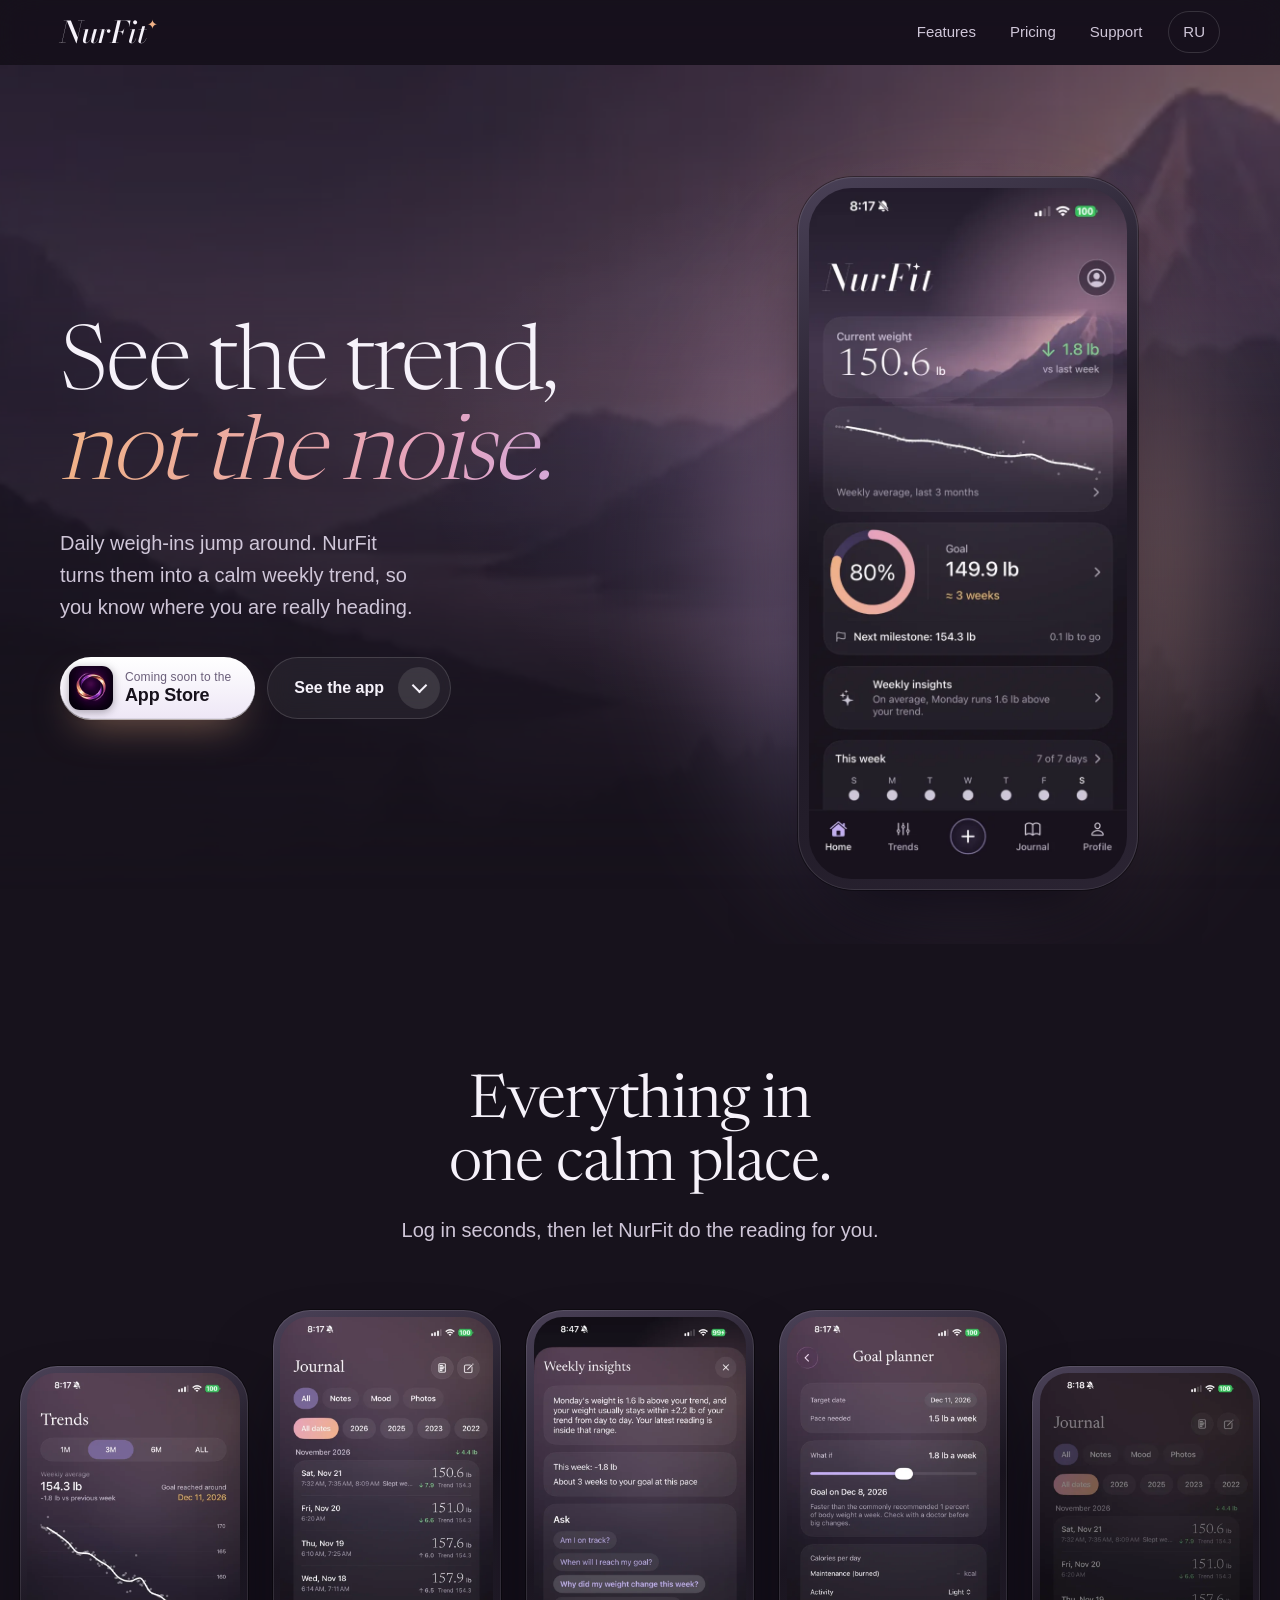
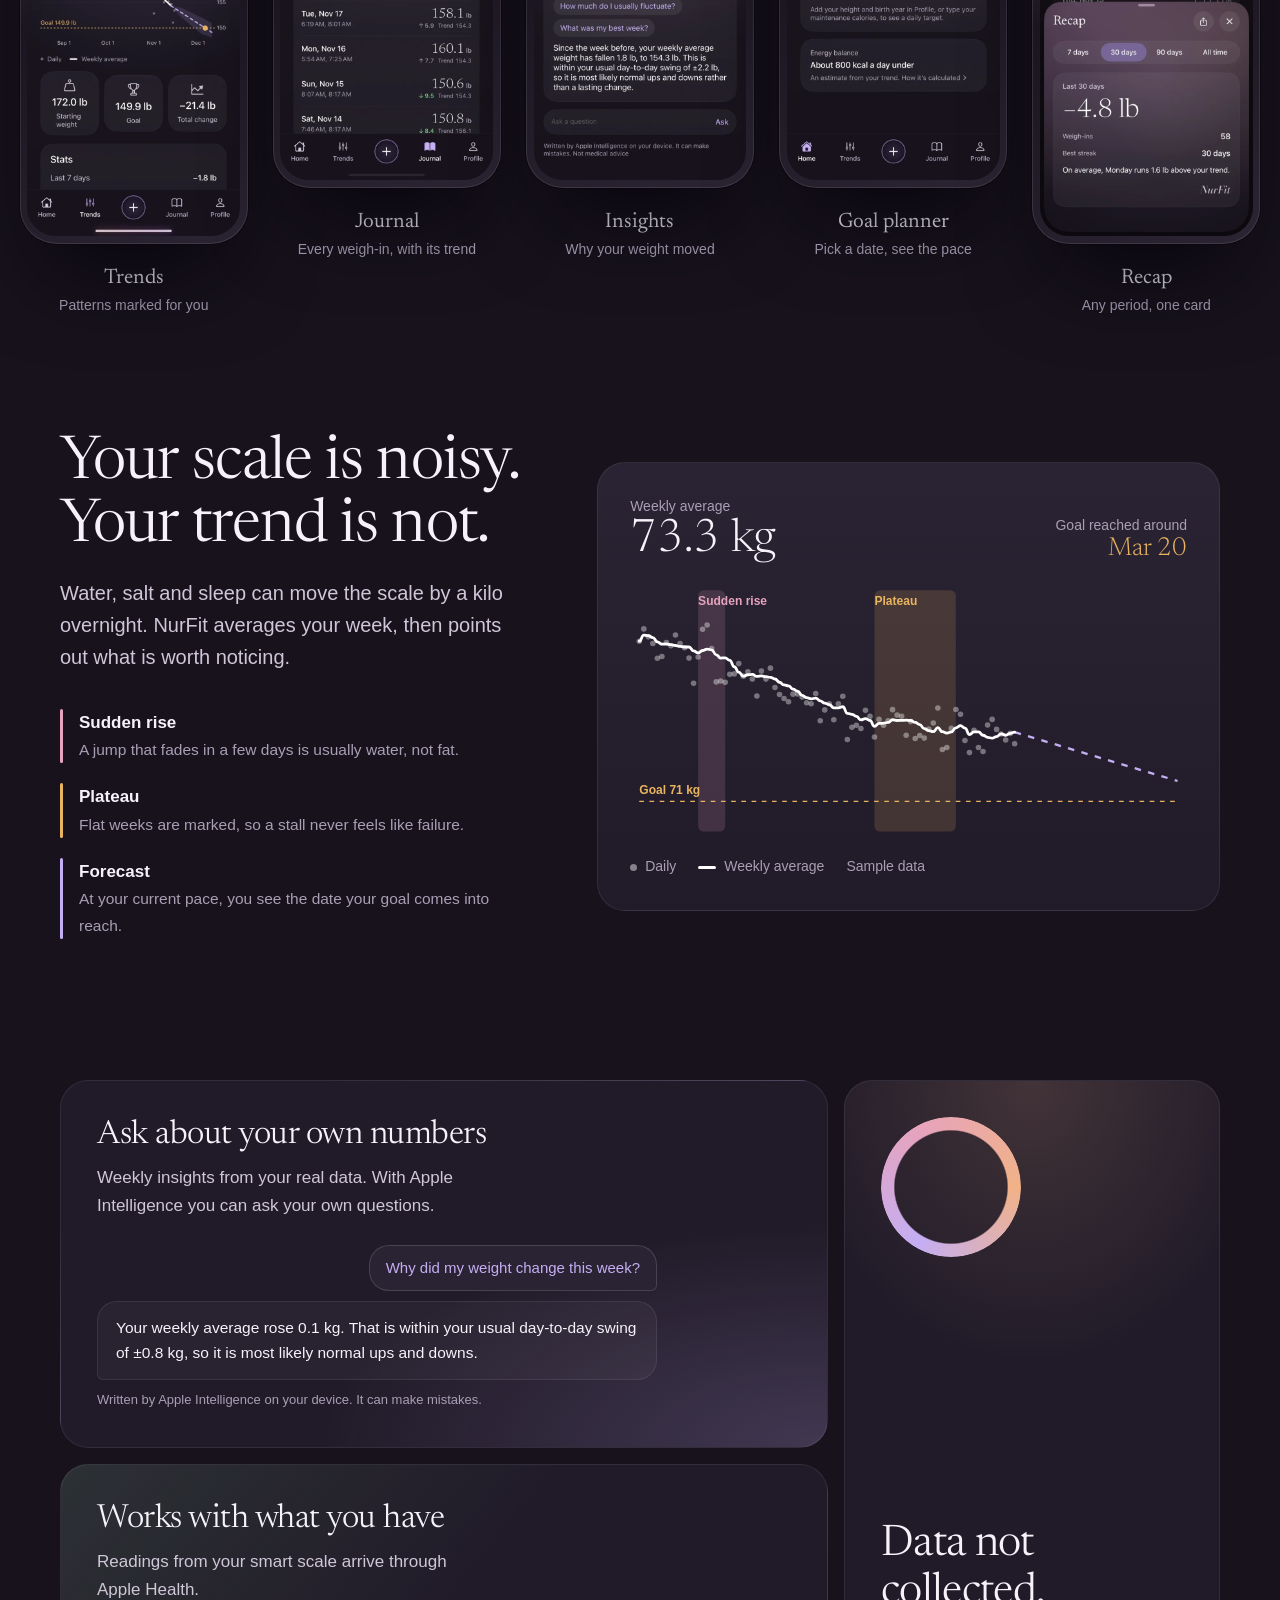
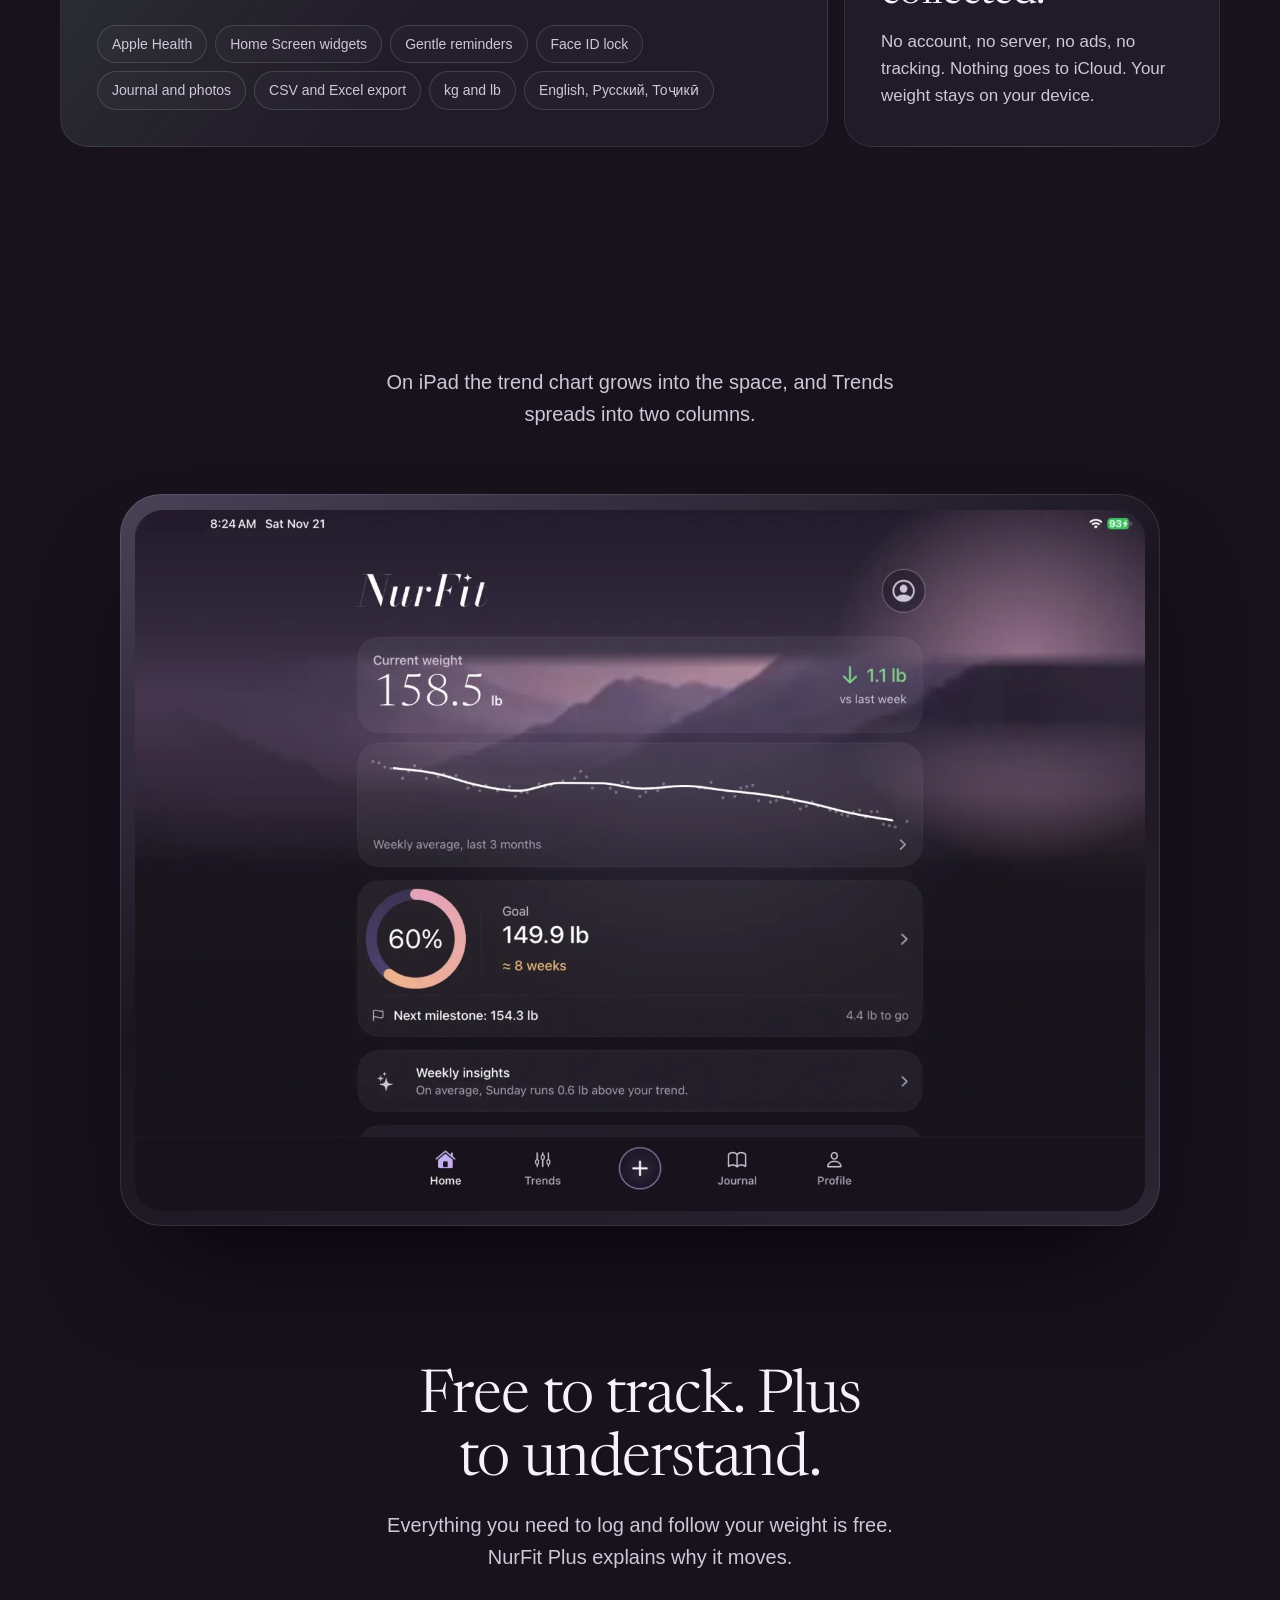
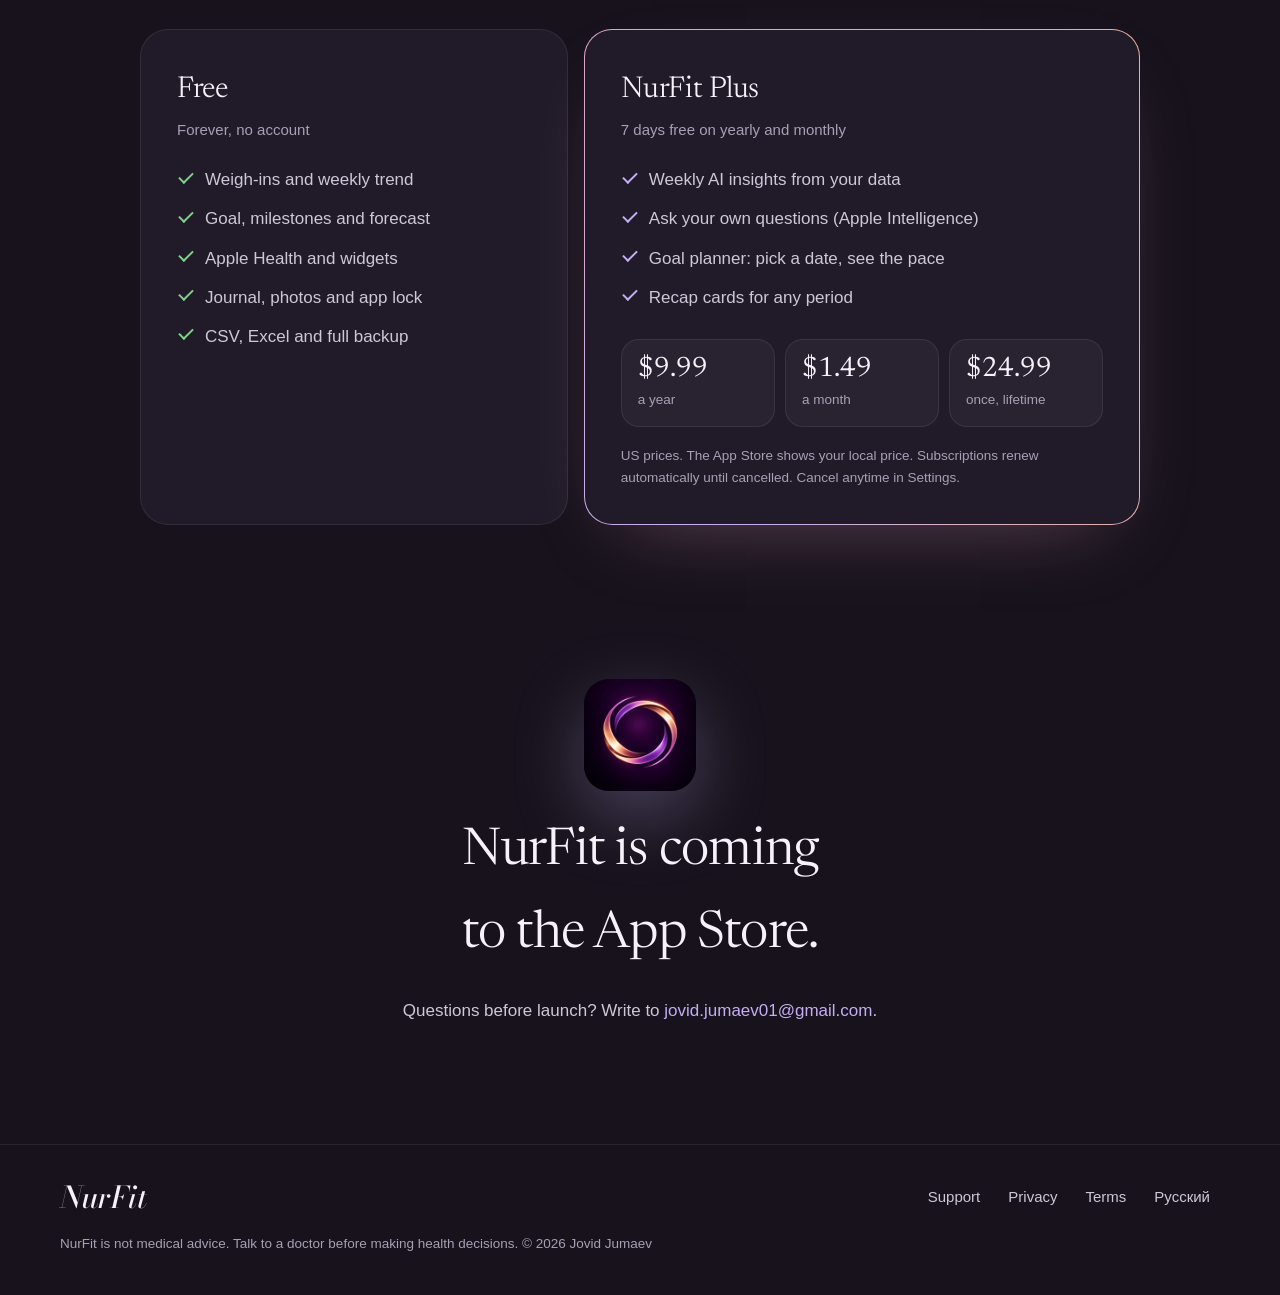
<file: nurfit/index.html>
<!doctype html>
<html lang="en">
<head>
<meta charset="utf-8">
<meta name="viewport" content="width=device-width, initial-scale=1, viewport-fit=cover">
<title>NurFit: weight trend tracker for iPhone and iPad</title>
<meta name="description" content="NurFit turns noisy daily weigh-ins into a calm weekly trend. Private by design: no account, no ads, no tracking.">
<meta name="theme-color" content="#17121C">
<meta name="format-detection" content="telephone=no">
<meta property="og:type" content="website">
<meta property="og:title" content="NurFit">
<meta property="og:description" content="NurFit turns noisy daily weigh-ins into a calm weekly trend. Private by design: no account, no ads, no tracking.">
<meta property="og:image" content="https://jovidjumaev.github.io/nurfit/assets/icon.png">
<link rel="icon" href="assets/icon.png">
<link rel="apple-touch-icon" href="assets/apple-touch-icon.png">
<link rel="alternate" hreflang="ru" href="index-ru.html">
<link rel="preload" href="assets/newsreader.woff" as="font" type="font/woff" crossorigin>
<link rel="preload" href="assets/home-en.webp" as="image">
<link rel="stylesheet" href="assets/site.css">
<script>document.documentElement.classList.add('js')</script>
</head>
<body>
<a class="skip" href="#main">Skip to content</a>
<header class="nav"><div class="wrap">
<a class="wordmark" href="./" aria-label="NurFit">NurFit<sup aria-hidden="true">✦</sup></a>
<ul><li><a href="#features">Features</a></li><li><a href="#pricing">Pricing</a></li><li><a href="support.html">Support</a></li><li><a class="lang" href="index-ru.html" hreflang="ru" aria-label="Русский">RU</a></li></ul>
</div></header>
<main id="main">
<section class="hero"><div class="wrap">
<div class="hero-copy">
<h1 class="rv">See the trend,<em>not the noise.</em></h1>
<p class="lead rv" style="--d:1">Daily weigh-ins jump around. NurFit turns them into a calm weekly trend, so you know where you are really heading.</p>
<div class="ctas rv" style="--d:2">
<span class="btn store" role="img" aria-label="Coming soon to the App Store"><img src="assets/icon.png" alt="" width="44" height="44"><span><small>Coming soon to the</small>App Store</span></span>
<a class="btn ghost" href="#screens">See the app<i aria-hidden="true"></i></a>
</div>
</div>
<div class="hero-phone rv" style="--d:2"><div class="phone"><img src="assets/home-en.webp" width="660" height="1434" alt="NurFit home screen with current weight, weekly trend and goal progress" fetchpriority="high"></div></div>
</div></section>

<section class="screens" id="screens">
<div class="wrap head"><h2 class="h2 rv">Everything in one calm place.</h2><p class="lead rv">Log in seconds, then let NurFit do the reading for you.</p></div>
<ul class="rail" aria-label="App screens, swipe to see more" tabindex="0"><li class="rv" style="--d:0"><figure><div class="phone"><img src="assets/trends-en.webp" width="660" height="1434" alt="Trends screen with plateau and goal forecast" loading="lazy" decoding="async"></div><figcaption><b>Trends</b><span>Patterns marked for you</span></figcaption></figure></li><li class="rv" style="--d:1"><figure><div class="phone"><img src="assets/journal-en.webp" width="660" height="1434" alt="Journal list of weigh-ins" loading="lazy" decoding="async"></div><figcaption><b>Journal</b><span>Every weigh-in, with its trend</span></figcaption></figure></li><li class="rv" style="--d:2"><figure><div class="phone"><img src="assets/ask-en.webp" width="660" height="1434" alt="Weekly insights with an answer from Apple Intelligence" loading="lazy" decoding="async"></div><figcaption><b>Insights</b><span>Why your weight moved</span></figcaption></figure></li><li class="rv" style="--d:3"><figure><div class="phone"><img src="assets/planner-en.webp" width="660" height="1434" alt="Goal planner with target date and pace" loading="lazy" decoding="async"></div><figcaption><b>Goal planner</b><span>Pick a date, see the pace</span></figcaption></figure></li><li class="rv" style="--d:4"><figure><div class="phone"><img src="assets/recap-en.webp" width="660" height="1434" alt="Recap card for the last 30 days" loading="lazy" decoding="async"></div><figcaption><b>Recap</b><span>Any period, one card</span></figcaption></figure></li></ul>
<div class="dots" aria-hidden="true"><i></i><i></i><i></i><i></i><i></i></div>
</section>

<section class="trend" id="features"><div class="wrap">
<div class="rv">
<h2 class="h2">Your scale is noisy. Your trend is not.</h2>
<p class="lead">Water, salt and sleep can move the scale by a kilo overnight. NurFit averages your week, then points out what is worth noticing.</p>
<ul class="marks"><li style="--c:var(--pink)"><div><b>Sudden rise</b><span>A jump that fades in a few days is usually water, not fat.</span></div></li><li style="--c:var(--gold)"><div><b>Plateau</b><span>Flat weeks are marked, so a stall never feels like failure.</span></div></li><li style="--c:var(--accent)"><div><b>Forecast</b><span>At your current pace, you see the date your goal comes into reach.</span></div></li></ul>
</div>
<figure class="chart rv" style="margin:0">
<div class="chart-top"><div><small>Weekly average</small><b>73.3 kg</b></div><div class="goal"><small>Goal reached around</small><b>Mar 20</b></div></div>
<svg viewBox="0 0 600 280" role="img" aria-label="Example chart: daily weigh-ins as dots, the weekly average as a smooth line, a marked plateau and a forecast to the goal">
<rect class="band" x="73.4" y="10" width="29.2" height="260" rx="6" fill="#E6A3BD"/><rect class="band" x="263.4" y="10" width="87.7" height="260" rx="6" fill="#E9B45F"/>
<text class="lbl" x="73.4" y="26" fill="#E6A3BD">Sudden rise</text>
<text class="lbl" x="263.4" y="26" fill="#E9B45F">Plateau</text>
<line class="goalline" x1="10" x2="590" y1="237.5" y2="237.5"/>
<text class="lbl" x="10" y="229.5" fill="#E9B45F">Goal 71 kg</text>
<circle class="dot" style="--i:0" cx="10.0" cy="64.9" r="3"/><circle class="dot" style="--i:1" cx="14.9" cy="51.6" r="3"/><circle class="dot" style="--i:2" cx="19.7" cy="60.2" r="3"/><circle class="dot" style="--i:3" cx="24.6" cy="67.4" r="3"/><circle class="dot" style="--i:4" cx="29.5" cy="83.3" r="3"/><circle class="dot" style="--i:5" cx="34.4" cy="81.3" r="3"/><circle class="dot" style="--i:6" cx="39.2" cy="66.4" r="3"/><circle class="dot" style="--i:7" cx="44.1" cy="69.7" r="3"/><circle class="dot" style="--i:8" cx="49.0" cy="58.2" r="3"/><circle class="dot" style="--i:9" cx="53.9" cy="67.3" r="3"/><circle class="dot" style="--i:10" cx="58.7" cy="71.9" r="3"/><circle class="dot" style="--i:11" cx="63.6" cy="83.1" r="3"/><circle class="dot" style="--i:12" cx="68.5" cy="110.3" r="3"/><circle class="dot" style="--i:13" cx="73.4" cy="81.9" r="3"/><circle class="dot" style="--i:14" cx="78.2" cy="52.0" r="3"/><circle class="dot" style="--i:15" cx="83.1" cy="47.5" r="3"/><circle class="dot" style="--i:16" cx="88.0" cy="72.7" r="3"/><circle class="dot" style="--i:17" cx="92.9" cy="108.7" r="3"/><circle class="dot" style="--i:18" cx="97.7" cy="107.8" r="3"/><circle class="dot" style="--i:19" cx="102.6" cy="109.2" r="3"/><circle class="dot" style="--i:20" cx="107.5" cy="100.6" r="3"/><circle class="dot" style="--i:21" cx="112.4" cy="100.1" r="3"/><circle class="dot" style="--i:22" cx="117.2" cy="89.0" r="3"/><circle class="dot" style="--i:23" cx="122.1" cy="102.5" r="3"/><circle class="dot" style="--i:24" cx="127.0" cy="97.9" r="3"/><circle class="dot" style="--i:25" cx="131.8" cy="105.7" r="3"/><circle class="dot" style="--i:26" cx="136.7" cy="123.9" r="3"/><circle class="dot" style="--i:27" cx="141.6" cy="97.1" r="3"/><circle class="dot" style="--i:28" cx="146.5" cy="105.7" r="3"/><circle class="dot" style="--i:29" cx="151.3" cy="93.9" r="3"/><circle class="dot" style="--i:30" cx="156.2" cy="114.8" r="3"/><circle class="dot" style="--i:31" cx="161.1" cy="122.3" r="3"/><circle class="dot" style="--i:32" cx="166.0" cy="126.6" r="3"/><circle class="dot" style="--i:33" cx="170.8" cy="130.1" r="3"/><circle class="dot" style="--i:34" cx="175.7" cy="121.9" r="3"/><circle class="dot" style="--i:35" cx="180.6" cy="121.7" r="3"/><circle class="dot" style="--i:36" cx="185.5" cy="125.1" r="3"/><circle class="dot" style="--i:37" cx="190.3" cy="131.1" r="3"/><circle class="dot" style="--i:38" cx="195.2" cy="132.3" r="3"/><circle class="dot" style="--i:39" cx="200.1" cy="121.3" r="3"/><circle class="dot" style="--i:40" cx="205.0" cy="150.6" r="3"/><circle class="dot" style="--i:41" cx="209.8" cy="138.9" r="3"/><circle class="dot" style="--i:42" cx="214.7" cy="132.2" r="3"/><circle class="dot" style="--i:43" cx="219.6" cy="149.5" r="3"/><circle class="dot" style="--i:44" cx="224.5" cy="132.2" r="3"/><circle class="dot" style="--i:45" cx="229.3" cy="124.1" r="3"/><circle class="dot" style="--i:46" cx="234.2" cy="170.7" r="3"/><circle class="dot" style="--i:47" cx="239.1" cy="157.6" r="3"/><circle class="dot" style="--i:48" cx="243.9" cy="155.4" r="3"/><circle class="dot" style="--i:49" cx="248.8" cy="158.9" r="3"/><circle class="dot" style="--i:50" cx="253.7" cy="139.4" r="3"/><circle class="dot" style="--i:51" cx="258.6" cy="145.9" r="3"/><circle class="dot" style="--i:52" cx="263.4" cy="168.1" r="3"/><circle class="dot" style="--i:53" cx="268.3" cy="149.1" r="3"/><circle class="dot" style="--i:54" cx="273.2" cy="155.3" r="3"/><circle class="dot" style="--i:55" cx="278.1" cy="150.5" r="3"/><circle class="dot" style="--i:56" cx="282.9" cy="138.6" r="3"/><circle class="dot" style="--i:57" cx="287.8" cy="144.5" r="3"/><circle class="dot" style="--i:58" cx="292.7" cy="145.7" r="3"/><circle class="dot" style="--i:59" cx="297.6" cy="166.2" r="3"/><circle class="dot" style="--i:60" cx="302.4" cy="151.5" r="3"/><circle class="dot" style="--i:61" cx="307.3" cy="169.8" r="3"/><circle class="dot" style="--i:62" cx="312.2" cy="166.5" r="3"/><circle class="dot" style="--i:63" cx="317.1" cy="169.3" r="3"/><circle class="dot" style="--i:64" cx="321.9" cy="159.6" r="3"/><circle class="dot" style="--i:65" cx="326.8" cy="153.1" r="3"/><circle class="dot" style="--i:66" cx="331.7" cy="136.8" r="3"/><circle class="dot" style="--i:67" cx="336.6" cy="181.6" r="3"/><circle class="dot" style="--i:68" cx="341.4" cy="179.5" r="3"/><circle class="dot" style="--i:69" cx="346.3" cy="158.6" r="3"/><circle class="dot" style="--i:70" cx="351.2" cy="138.5" r="3"/><circle class="dot" style="--i:71" cx="356.1" cy="143.6" r="3"/><circle class="dot" style="--i:72" cx="360.9" cy="171.9" r="3"/><circle class="dot" style="--i:73" cx="365.8" cy="184.9" r="3"/><circle class="dot" style="--i:74" cx="370.7" cy="160.9" r="3"/><circle class="dot" style="--i:75" cx="375.5" cy="179.4" r="3"/><circle class="dot" style="--i:76" cx="380.4" cy="183.8" r="3"/><circle class="dot" style="--i:77" cx="385.3" cy="155.2" r="3"/><circle class="dot" style="--i:78" cx="390.2" cy="149.1" r="3"/><circle class="dot" style="--i:79" cx="395.0" cy="159.9" r="3"/><circle class="dot" style="--i:80" cx="399.9" cy="164.9" r="3"/><circle class="dot" style="--i:81" cx="404.8" cy="171.4" r="3"/><circle class="dot" style="--i:82" cx="409.7" cy="164.2" r="3"/><circle class="dot" style="--i:83" cx="414.5" cy="175.4" r="3"/>
<path class="fc" d="M414.5,162.9 L590.0,215.5"/>
<path class="line" d="M10.0,64.9 C12.4,64.9 12.4,58.3 14.9,58.3 C17.3,58.3 17.3,58.9 19.7,58.9 C22.2,58.9 22.2,61.0 24.6,61.0 C27.1,61.0 27.1,65.5 29.5,65.5 C31.9,65.5 31.9,68.1 34.4,68.1 C36.8,68.1 36.8,67.9 39.2,67.9 C41.7,67.9 41.7,68.6 44.1,68.6 C46.6,68.6 46.6,69.5 49.0,69.5 C51.4,69.5 51.4,70.5 53.9,70.5 C56.3,70.5 56.3,71.1 58.7,71.1 C61.2,71.1 61.2,71.1 63.6,71.1 C66.1,71.1 66.1,75.3 68.5,75.3 C70.9,75.3 70.9,77.5 73.4,77.5 C75.8,77.5 75.8,74.9 78.2,74.9 C80.7,74.9 80.7,73.4 83.1,73.4 C85.5,73.4 85.5,74.2 88.0,74.2 C90.4,74.2 90.4,79.5 92.9,79.5 C95.3,79.5 95.3,83.0 97.7,83.0 C100.2,83.0 100.2,82.8 102.6,82.8 C105.0,82.8 105.0,85.5 107.5,85.5 C109.9,85.5 109.9,92.4 112.4,92.4 C114.8,92.4 114.8,98.3 117.2,98.3 C119.7,98.3 119.7,102.6 122.1,102.6 C124.5,102.6 124.5,101.0 127.0,101.0 C129.4,101.0 129.4,100.7 131.8,100.7 C134.3,100.7 134.3,102.8 136.7,102.8 C139.2,102.8 139.2,102.3 141.6,102.3 C144.0,102.3 144.0,103.1 146.5,103.1 C148.9,103.1 148.9,103.8 151.3,103.8 C153.8,103.8 153.8,105.6 156.2,105.6 C158.7,105.6 158.7,109.1 161.1,109.1 C163.5,109.1 163.5,112.0 166.0,112.0 C168.4,112.0 168.4,112.9 170.8,112.9 C173.3,112.9 173.3,116.5 175.7,116.5 C178.2,116.5 178.2,118.8 180.6,118.8 C183.0,118.8 183.0,123.2 185.5,123.2 C187.9,123.2 187.9,125.6 190.3,125.6 C192.8,125.6 192.8,127.0 195.2,127.0 C197.6,127.0 197.6,126.2 200.1,126.2 C202.5,126.2 202.5,129.2 205.0,129.2 C207.4,129.2 207.4,131.6 209.8,131.6 C212.3,131.6 212.3,133.1 214.7,133.1 C217.1,133.1 217.1,136.6 219.6,136.6 C222.0,136.6 222.0,136.7 224.5,136.7 C226.9,136.7 226.9,135.5 229.3,135.5 C231.8,135.5 231.8,142.6 234.2,142.6 C236.6,142.6 236.6,143.6 239.1,143.6 C241.5,143.6 241.5,145.9 243.9,145.9 C246.4,145.9 246.4,149.7 248.8,149.7 C251.3,149.7 251.3,148.3 253.7,148.3 C256.1,148.3 256.1,150.3 258.6,150.3 C261.0,150.3 261.0,156.6 263.4,156.6 C265.9,156.6 265.9,153.5 268.3,153.5 C270.8,153.5 270.8,153.1 273.2,153.1 C275.6,153.1 275.6,152.4 278.1,152.4 C280.5,152.4 280.5,149.5 282.9,149.5 C285.4,149.5 285.4,150.3 287.8,150.3 C290.3,150.3 290.3,150.2 292.7,150.2 C295.1,150.2 295.1,150.0 297.6,150.0 C300.0,150.0 300.0,150.3 302.4,150.3 C304.9,150.3 304.9,152.4 307.3,152.4 C309.7,152.4 309.7,154.7 312.2,154.7 C314.6,154.7 314.6,159.1 317.1,159.1 C319.5,159.1 319.5,161.2 321.9,161.2 C324.4,161.2 324.4,162.3 326.8,162.3 C329.2,162.3 329.2,158.1 331.7,158.1 C334.1,158.1 334.1,162.4 336.6,162.4 C339.0,162.4 339.0,163.8 341.4,163.8 C343.9,163.8 343.9,162.6 346.3,162.6 C348.7,162.6 348.7,158.2 351.2,158.2 C353.6,158.2 353.6,155.9 356.1,155.9 C358.5,155.9 358.5,158.6 360.9,158.6 C363.4,158.6 363.4,165.5 365.8,165.5 C368.2,165.5 368.2,162.6 370.7,162.6 C373.1,162.6 373.1,162.6 375.5,162.6 C378.0,162.6 378.0,166.2 380.4,166.2 C382.9,166.2 382.9,168.5 385.3,168.5 C387.7,168.5 387.7,169.3 390.2,169.3 C392.6,169.3 392.6,167.6 395.0,167.6 C397.5,167.6 397.5,164.7 399.9,164.7 C402.4,164.7 402.4,166.2 404.8,166.2 C407.2,166.2 407.2,164.1 409.7,164.1 C412.1,164.1 412.1,162.9 414.5,162.9" style="--len:502"/>
</svg>
<figcaption class="legend"><span><i class="d"></i>Daily</span><span><i class="l"></i>Weekly average</span><span>Sample data</span></figcaption>
</figure>
</div></section>

<section class="bento"><div class="wrap grid">
<article class="cell ask rv"><h3>Ask about your own numbers</h3><p>Weekly insights from your real data. With Apple Intelligence you can ask your own questions.</p>
<div class="chat"><div class="q">Why did my weight change this week?</div><div class="a">Your weekly average rose 0.1 kg. That is within your usual day-to-day swing of ±0.8 kg, so it is most likely normal ups and downs.</div><small>Written by Apple Intelligence on your device. It can make mistakes.</small></div></article>
<article class="cell private rv" style="--d:1"><div class="ring" aria-hidden="true"></div><div><h3>Data not collected.</h3><p>No account, no server, no ads, no tracking. Nothing goes to iCloud. Your weight stays on your device.</p></div></article>
<article class="cell health rv"><h3>Works with what you have</h3><p>Readings from your smart scale arrive through Apple Health.</p><ul class="chips"><li>Apple Health</li><li>Home Screen widgets</li><li>Gentle reminders</li><li>Face ID lock</li><li>Journal and photos</li><li>CSV and Excel export</li><li>kg and lb</li><li>English, Русский, Тоҷикӣ</li></ul></article>
</div></section>

<section class="ipad"><div class="wrap">
<h2 class="h2 rv">Room to see the whole year.</h2>
<p class="lead rv">On iPad the trend chart grows into the space, and Trends spreads into two columns.</p>
<div class="tablet rv"><img src="assets/ipad-en.webp" width="1600" height="1112" alt="NurFit on iPad in landscape" loading="lazy" decoding="async"></div>
</div></section>

<section class="plans" id="pricing"><div class="wrap">
<div class="head rv"><h2 class="h2">Free to track. Plus to understand.</h2><p class="lead">Everything you need to log and follow your weight is free. NurFit Plus explains why it moves.</p></div>
<div class="cols">
<div class="plan rv"><h3>Free</h3><p class="price">Forever, no account</p><ul><li>Weigh-ins and weekly trend</li><li>Goal, milestones and forecast</li><li>Apple Health and widgets</li><li>Journal, photos and app lock</li><li>CSV, Excel and full backup</li></ul></div>
<div class="plan plus rv" style="--d:1"><h3>NurFit Plus</h3><p class="price">7 days free on yearly and monthly</p><ul><li>Weekly AI insights from your data</li><li>Ask your own questions (Apple Intelligence)</li><li>Goal planner: pick a date, see the pace</li><li>Recap cards for any period</li></ul><div class="tiers"><div class="tier"><b>$9.99</b><span>a year</span></div><div class="tier"><b>$1.49</b><span>a month</span></div><div class="tier"><b>$24.99</b><span>once, lifetime</span></div></div><p class="fine">US prices. The App Store shows your local price. Subscriptions renew automatically until cancelled. Cancel anytime in Settings.</p></div>
</div>
</div></section>

<section class="close"><div class="wrap rv">
<img src="assets/icon.png" width="256" height="256" alt="" loading="lazy">
<h2>NurFit is coming to the App Store.</h2>
<p>Questions before launch? Write to <a href="mailto:jovid.jumaev01@gmail.com">jovid.jumaev01@gmail.com</a>.</p>
</div></section>
</main>
<footer><div class="wrap">
<span class="wordmark" aria-hidden="true">NurFit</span>
<nav><a href="support.html">Support</a><a href="privacy.html">Privacy</a><a href="terms.html">Terms</a><a href="index-ru.html" hreflang="ru">Русский</a></nav>
<p>NurFit is not medical advice. Talk to a doctor before making health decisions. © 2026 Jovid Jumaev</p>
</div></footer>
<script>
(()=>{
const reduce=matchMedia('(prefers-reduced-motion: reduce)').matches;
const nav=document.querySelector('.nav');
new IntersectionObserver(([e])=>nav.classList.toggle('scrolled',!e.isIntersecting)).observe(document.querySelector('.hero h1'));
const els=document.querySelectorAll('.rv,.chart');
if(reduce||!('IntersectionObserver' in window)){els.forEach(el=>el.classList.add('in'))}
else{const o=new IntersectionObserver(es=>es.forEach(e=>{if(e.isIntersecting){e.target.classList.add('in');o.unobserve(e.target)}}),{rootMargin:'0px 0px -10% 0px'});els.forEach(el=>o.observe(el))}
const rail=document.querySelector('.rail'),dots=[...document.querySelectorAll('.dots i')];
const mark=i=>dots.forEach((d,k)=>d.classList.toggle('on',k===i));mark(0);
const io=new IntersectionObserver(es=>es.forEach(e=>{if(e.isIntersecting)mark([...rail.children].indexOf(e.target))}),{root:rail,threshold:.6});
[...rail.children].forEach(li=>io.observe(li));
})();
</script>
</body>
</html>
</file>
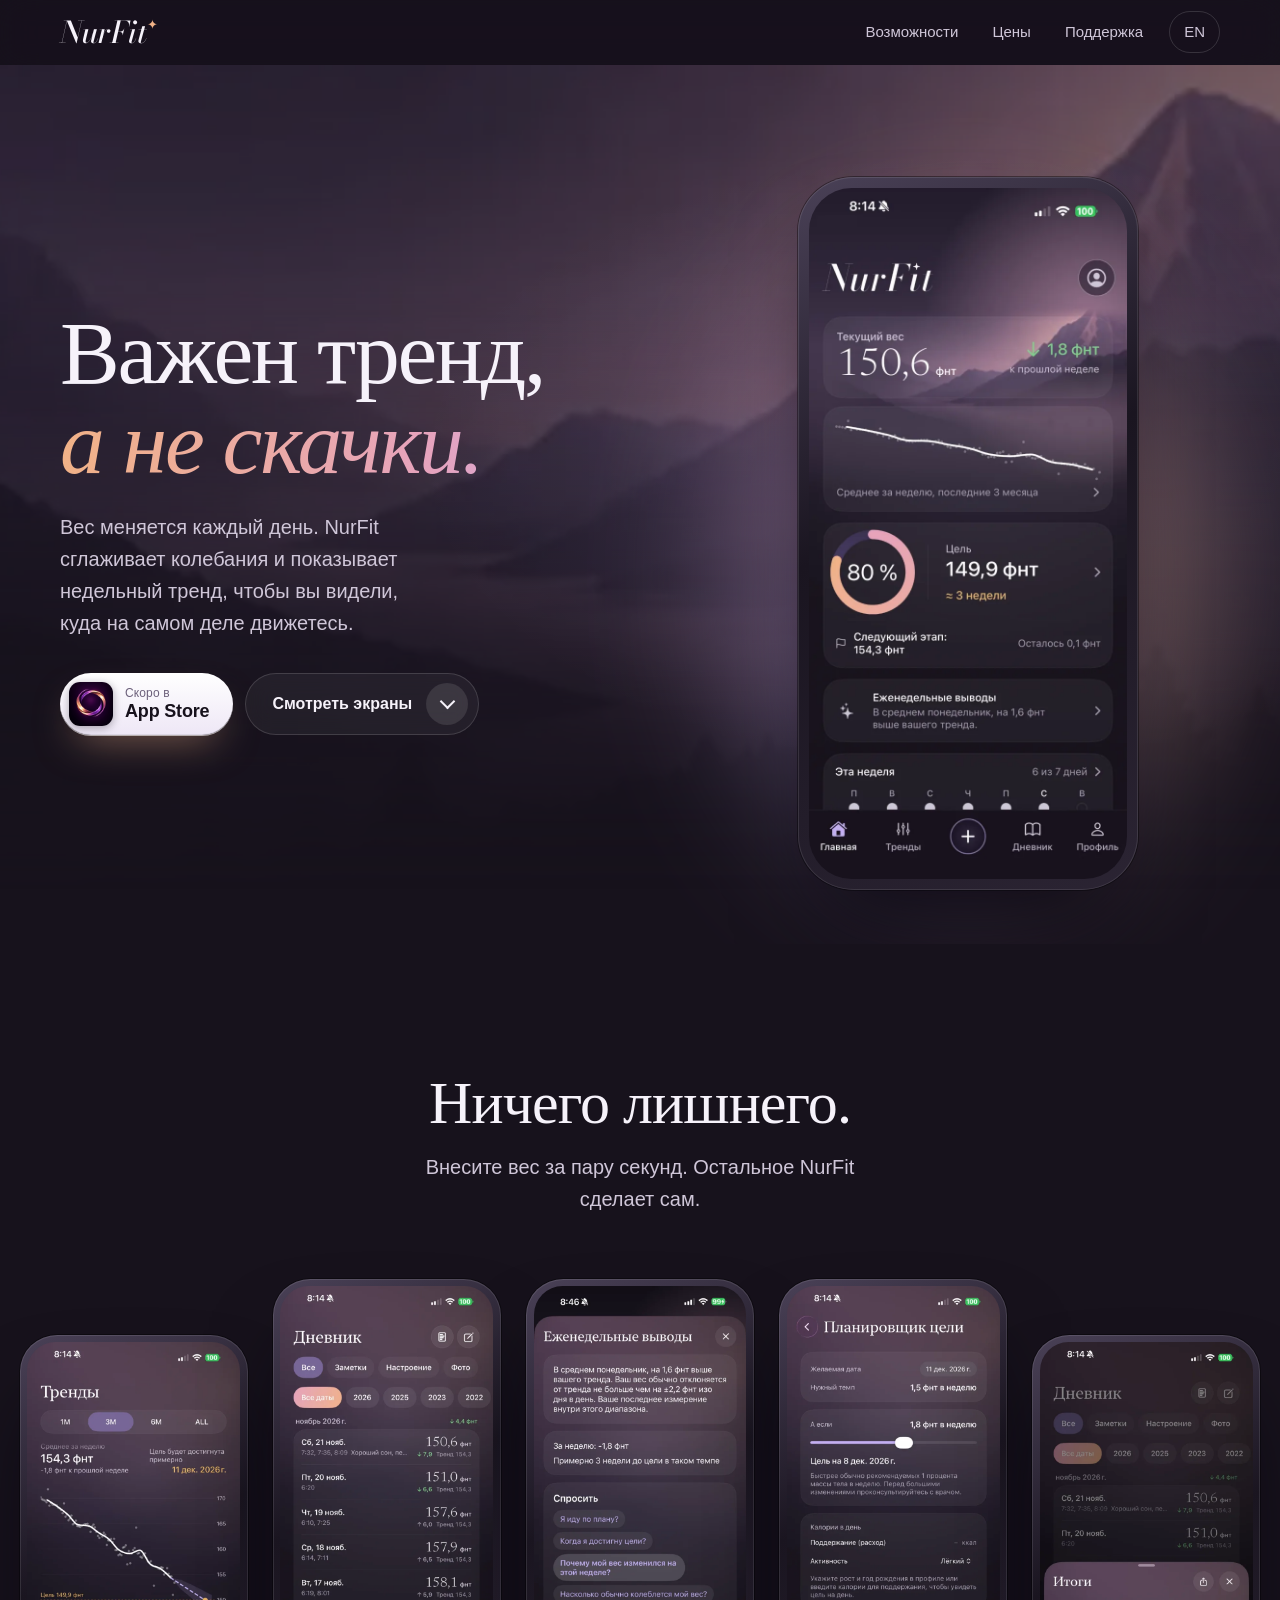
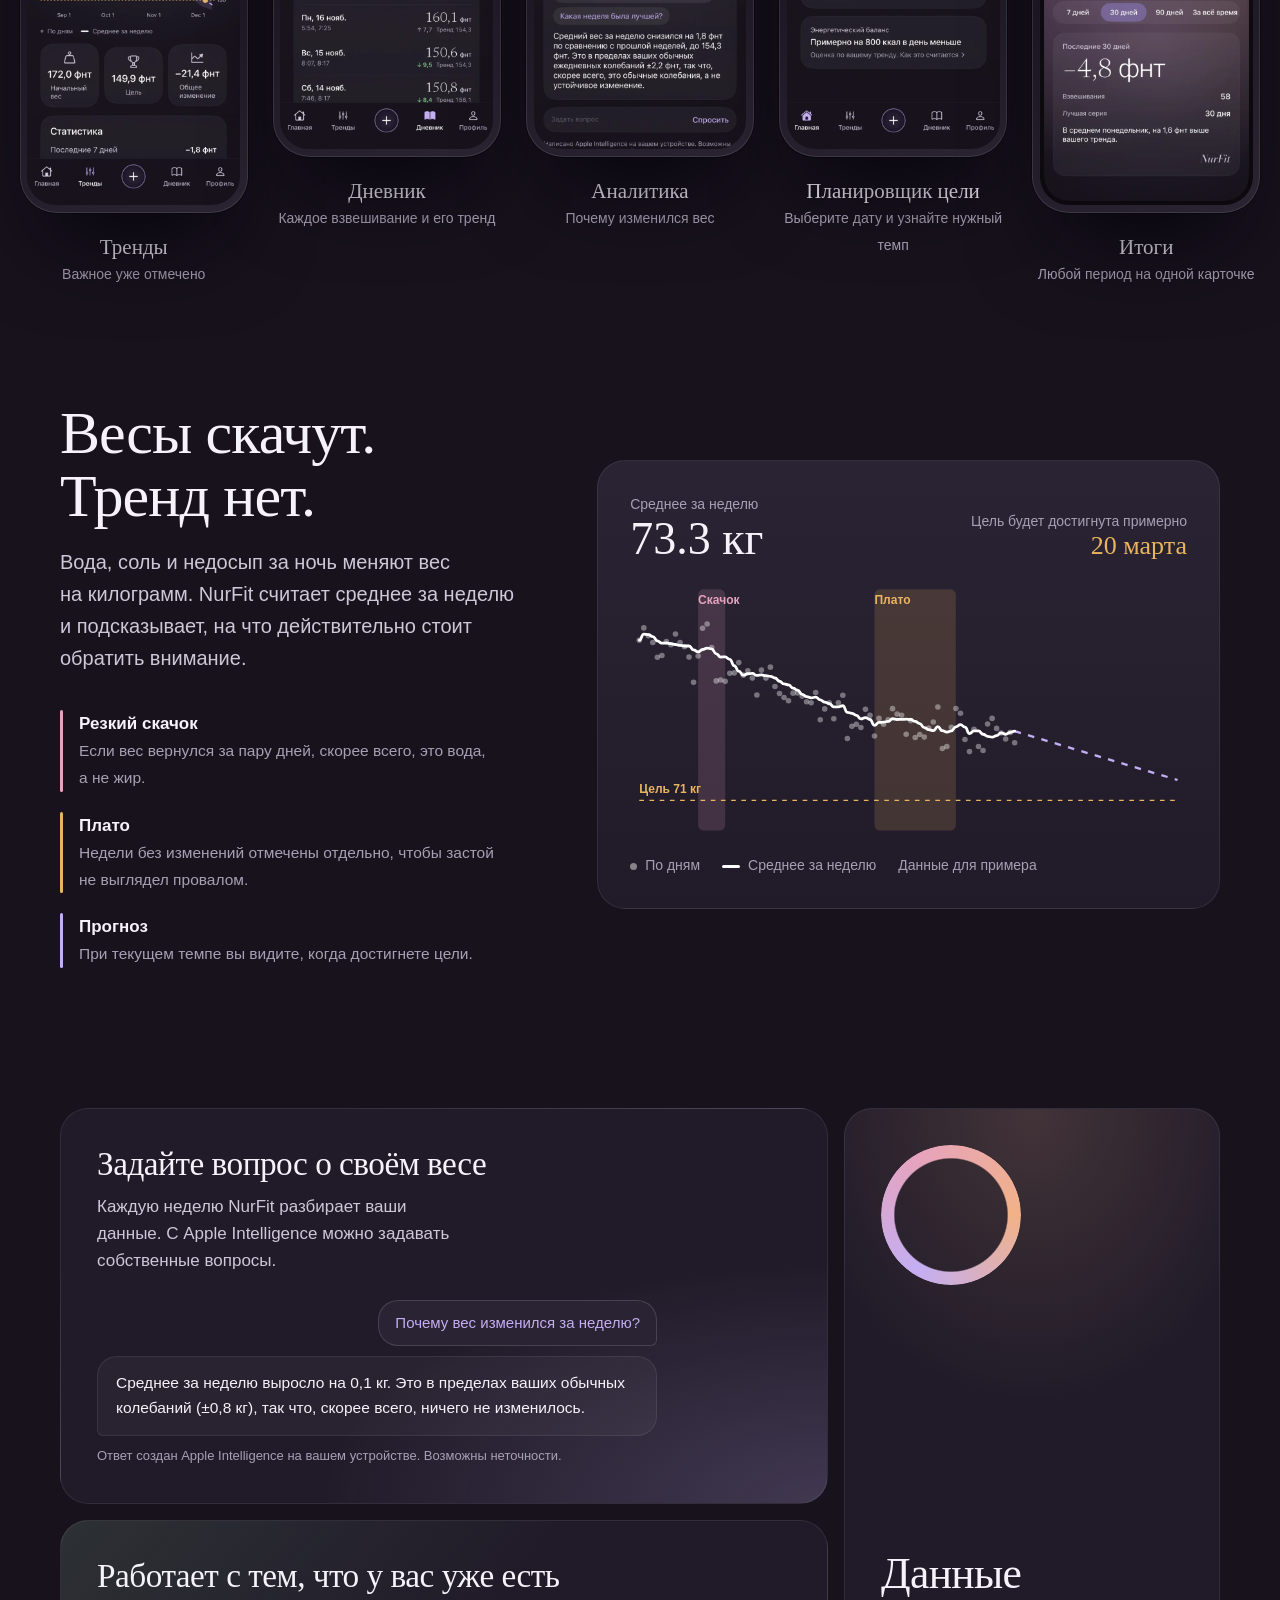
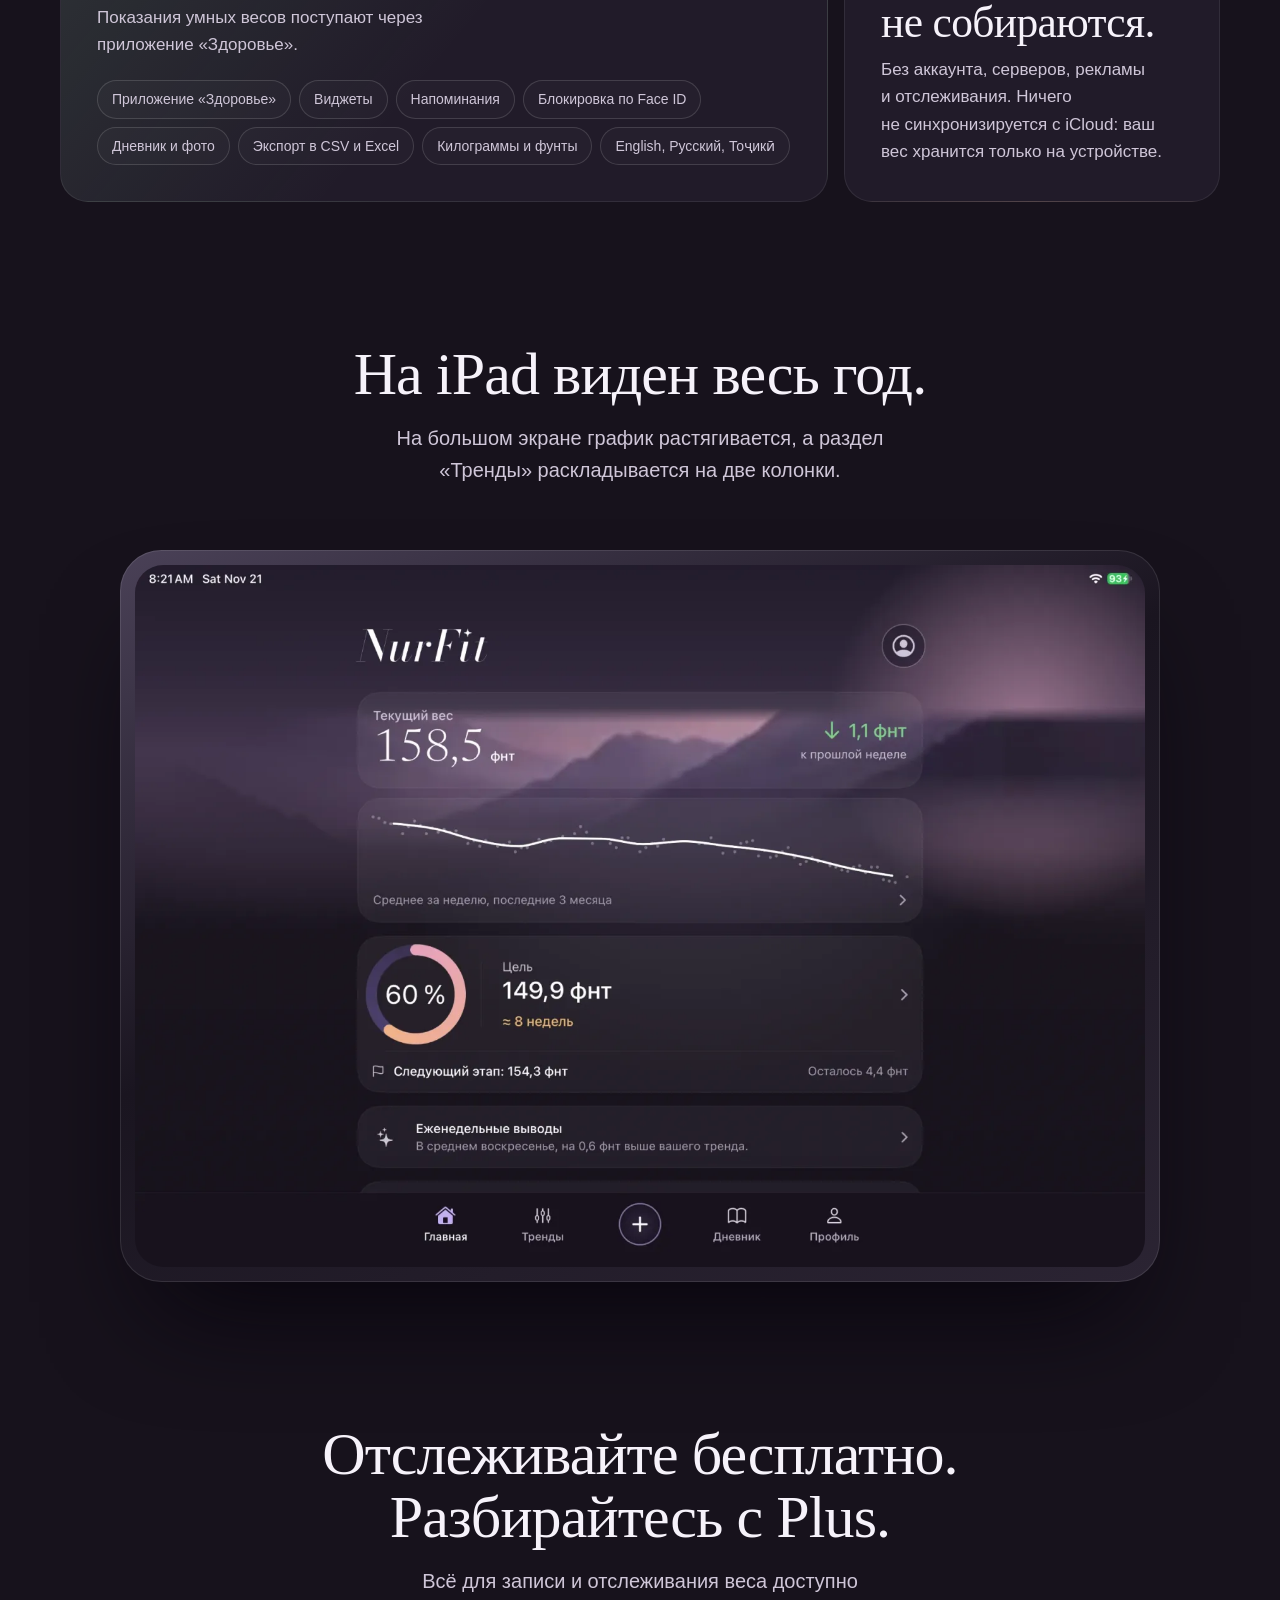
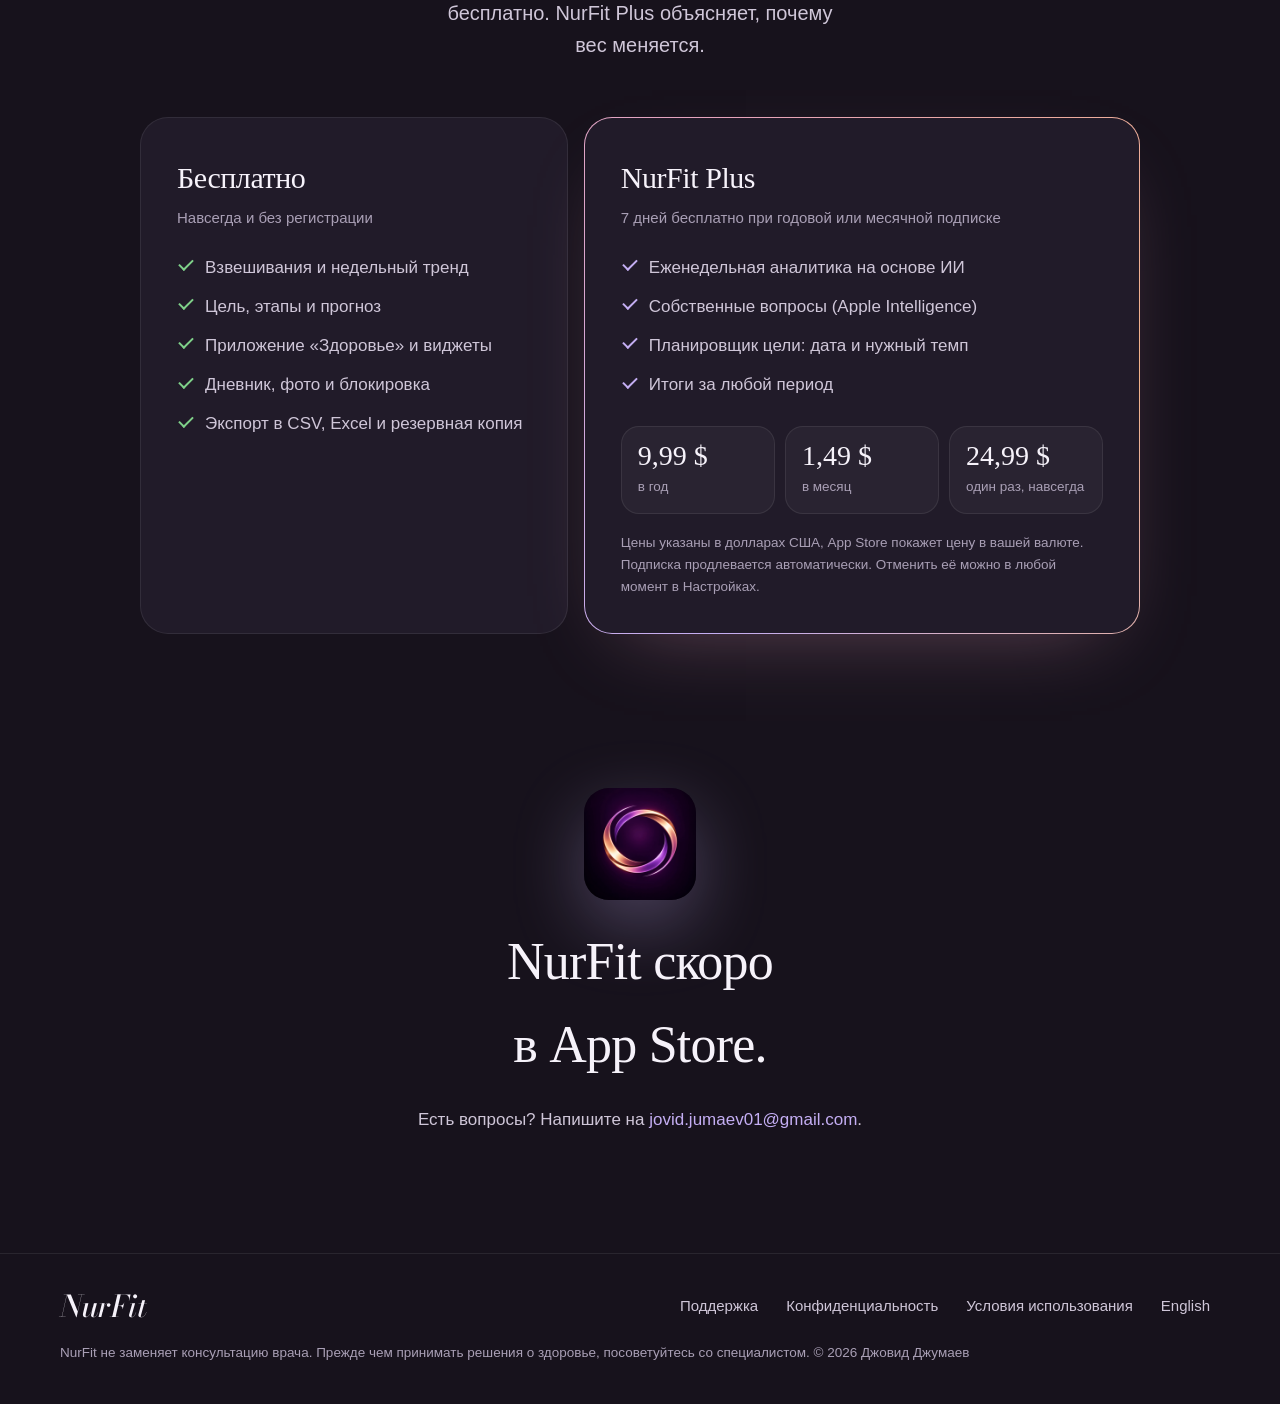
<file: nurfit/index-ru.html>
<!doctype html>
<html lang="ru">
<head>
<meta charset="utf-8">
<meta name="viewport" content="width=device-width, initial-scale=1, viewport-fit=cover">
<title>NurFit: тренд веса на iPhone и iPad</title>
<meta name="description" content="NurFit превращает ежедневные взвешивания в понятный недельный тренд. Без аккаунта, рекламы и отслеживания.">
<meta name="theme-color" content="#17121C">
<meta name="format-detection" content="telephone=no">
<meta property="og:type" content="website">
<meta property="og:title" content="NurFit">
<meta property="og:description" content="NurFit превращает ежедневные взвешивания в понятный недельный тренд. Без аккаунта, рекламы и отслеживания.">
<meta property="og:image" content="https://jovidjumaev.github.io/nurfit/assets/icon.png">
<link rel="icon" href="assets/icon.png">
<link rel="apple-touch-icon" href="assets/apple-touch-icon.png">
<link rel="alternate" hreflang="en" href="index.html">
<link rel="preload" href="assets/newsreader.woff" as="font" type="font/woff" crossorigin>
<link rel="preload" href="assets/home-ru.webp" as="image">
<link rel="stylesheet" href="assets/site.css">
<script>document.documentElement.classList.add('js')</script>
</head>
<body>
<a class="skip" href="#main">Перейти к содержанию</a>
<header class="nav"><div class="wrap">
<a class="wordmark" href="./" aria-label="NurFit">NurFit<sup aria-hidden="true">✦</sup></a>
<ul><li><a href="#features">Возможности</a></li><li><a href="#pricing">Цены</a></li><li><a href="support-ru.html">Поддержка</a></li><li><a class="lang" href="index.html" hreflang="en" aria-label="English">EN</a></li></ul>
</div></header>
<main id="main">
<section class="hero"><div class="wrap">
<div class="hero-copy">
<h1 class="rv">Важен тренд,<em>а не скачки.</em></h1>
<p class="lead rv" style="--d:1">Вес меняется каждый день. NurFit сглаживает колебания и показывает недельный тренд, чтобы вы видели, куда на самом деле движетесь.</p>
<div class="ctas rv" style="--d:2">
<span class="btn store" role="img" aria-label="Скоро в App Store"><img src="assets/icon.png" alt="" width="44" height="44"><span><small>Скоро в</small>App Store</span></span>
<a class="btn ghost" href="#screens">Смотреть экраны<i aria-hidden="true"></i></a>
</div>
</div>
<div class="hero-phone rv" style="--d:2"><div class="phone"><img src="assets/home-ru.webp" width="660" height="1434" alt="Главный экран NurFit: текущий вес, недельный тренд и прогресс к цели" fetchpriority="high"></div></div>
</div></section>

<section class="screens" id="screens">
<div class="wrap head"><h2 class="h2 rv">Ничего лишнего.</h2><p class="lead rv">Внесите вес за пару секунд. Остальное NurFit сделает сам.</p></div>
<ul class="rail" aria-label="Экраны приложения, листайте вбок" tabindex="0"><li class="rv" style="--d:0"><figure><div class="phone"><img src="assets/trends-ru.webp" width="660" height="1434" alt="Экран «Тренды» с плато и прогнозом цели" loading="lazy" decoding="async"></div><figcaption><b>Тренды</b><span>Важное уже отмечено</span></figcaption></figure></li><li class="rv" style="--d:1"><figure><div class="phone"><img src="assets/journal-ru.webp" width="660" height="1434" alt="Список взвешиваний в дневнике" loading="lazy" decoding="async"></div><figcaption><b>Дневник</b><span>Каждое взвешивание и его тренд</span></figcaption></figure></li><li class="rv" style="--d:2"><figure><div class="phone"><img src="assets/ask-ru.webp" width="660" height="1434" alt="Аналитика за неделю с ответом Apple Intelligence" loading="lazy" decoding="async"></div><figcaption><b>Аналитика</b><span>Почему изменился вес</span></figcaption></figure></li><li class="rv" style="--d:3"><figure><div class="phone"><img src="assets/planner-ru.webp" width="660" height="1434" alt="Планировщик цели с датой и темпом" loading="lazy" decoding="async"></div><figcaption><b>Планировщик цели</b><span>Выберите дату и узнайте нужный темп</span></figcaption></figure></li><li class="rv" style="--d:4"><figure><div class="phone"><img src="assets/recap-ru.webp" width="660" height="1434" alt="Итоги за 30 дней" loading="lazy" decoding="async"></div><figcaption><b>Итоги</b><span>Любой период на одной карточке</span></figcaption></figure></li></ul>
<div class="dots" aria-hidden="true"><i></i><i></i><i></i><i></i><i></i></div>
</section>

<section class="trend" id="features"><div class="wrap">
<div class="rv">
<h2 class="h2">Весы скачут. Тренд нет.</h2>
<p class="lead">Вода, соль и недосып за ночь меняют вес на килограмм. NurFit считает среднее за неделю и подсказывает, на что действительно стоит обратить внимание.</p>
<ul class="marks"><li style="--c:var(--pink)"><div><b>Резкий скачок</b><span>Если вес вернулся за пару дней, скорее всего, это вода, а не жир.</span></div></li><li style="--c:var(--gold)"><div><b>Плато</b><span>Недели без изменений отмечены отдельно, чтобы застой не выглядел провалом.</span></div></li><li style="--c:var(--accent)"><div><b>Прогноз</b><span>При текущем темпе вы видите, когда достигнете цели.</span></div></li></ul>
</div>
<figure class="chart rv" style="margin:0">
<div class="chart-top"><div><small>Среднее за неделю</small><b>73.3 кг</b></div><div class="goal"><small>Цель будет достигнута примерно</small><b>20 марта</b></div></div>
<svg viewBox="0 0 600 280" role="img" aria-label="Пример графика: ежедневные взвешивания точками, среднее за неделю плавной линией, отмеченное плато и прогноз до цели">
<rect class="band" x="73.4" y="10" width="29.2" height="260" rx="6" fill="#E6A3BD"/><rect class="band" x="263.4" y="10" width="87.7" height="260" rx="6" fill="#E9B45F"/>
<text class="lbl" x="73.4" y="26" fill="#E6A3BD">Скачок</text>
<text class="lbl" x="263.4" y="26" fill="#E9B45F">Плато</text>
<line class="goalline" x1="10" x2="590" y1="237.5" y2="237.5"/>
<text class="lbl" x="10" y="229.5" fill="#E9B45F">Цель 71 кг</text>
<circle class="dot" style="--i:0" cx="10.0" cy="64.9" r="3"/><circle class="dot" style="--i:1" cx="14.9" cy="51.6" r="3"/><circle class="dot" style="--i:2" cx="19.7" cy="60.2" r="3"/><circle class="dot" style="--i:3" cx="24.6" cy="67.4" r="3"/><circle class="dot" style="--i:4" cx="29.5" cy="83.3" r="3"/><circle class="dot" style="--i:5" cx="34.4" cy="81.3" r="3"/><circle class="dot" style="--i:6" cx="39.2" cy="66.4" r="3"/><circle class="dot" style="--i:7" cx="44.1" cy="69.7" r="3"/><circle class="dot" style="--i:8" cx="49.0" cy="58.2" r="3"/><circle class="dot" style="--i:9" cx="53.9" cy="67.3" r="3"/><circle class="dot" style="--i:10" cx="58.7" cy="71.9" r="3"/><circle class="dot" style="--i:11" cx="63.6" cy="83.1" r="3"/><circle class="dot" style="--i:12" cx="68.5" cy="110.3" r="3"/><circle class="dot" style="--i:13" cx="73.4" cy="81.9" r="3"/><circle class="dot" style="--i:14" cx="78.2" cy="52.0" r="3"/><circle class="dot" style="--i:15" cx="83.1" cy="47.5" r="3"/><circle class="dot" style="--i:16" cx="88.0" cy="72.7" r="3"/><circle class="dot" style="--i:17" cx="92.9" cy="108.7" r="3"/><circle class="dot" style="--i:18" cx="97.7" cy="107.8" r="3"/><circle class="dot" style="--i:19" cx="102.6" cy="109.2" r="3"/><circle class="dot" style="--i:20" cx="107.5" cy="100.6" r="3"/><circle class="dot" style="--i:21" cx="112.4" cy="100.1" r="3"/><circle class="dot" style="--i:22" cx="117.2" cy="89.0" r="3"/><circle class="dot" style="--i:23" cx="122.1" cy="102.5" r="3"/><circle class="dot" style="--i:24" cx="127.0" cy="97.9" r="3"/><circle class="dot" style="--i:25" cx="131.8" cy="105.7" r="3"/><circle class="dot" style="--i:26" cx="136.7" cy="123.9" r="3"/><circle class="dot" style="--i:27" cx="141.6" cy="97.1" r="3"/><circle class="dot" style="--i:28" cx="146.5" cy="105.7" r="3"/><circle class="dot" style="--i:29" cx="151.3" cy="93.9" r="3"/><circle class="dot" style="--i:30" cx="156.2" cy="114.8" r="3"/><circle class="dot" style="--i:31" cx="161.1" cy="122.3" r="3"/><circle class="dot" style="--i:32" cx="166.0" cy="126.6" r="3"/><circle class="dot" style="--i:33" cx="170.8" cy="130.1" r="3"/><circle class="dot" style="--i:34" cx="175.7" cy="121.9" r="3"/><circle class="dot" style="--i:35" cx="180.6" cy="121.7" r="3"/><circle class="dot" style="--i:36" cx="185.5" cy="125.1" r="3"/><circle class="dot" style="--i:37" cx="190.3" cy="131.1" r="3"/><circle class="dot" style="--i:38" cx="195.2" cy="132.3" r="3"/><circle class="dot" style="--i:39" cx="200.1" cy="121.3" r="3"/><circle class="dot" style="--i:40" cx="205.0" cy="150.6" r="3"/><circle class="dot" style="--i:41" cx="209.8" cy="138.9" r="3"/><circle class="dot" style="--i:42" cx="214.7" cy="132.2" r="3"/><circle class="dot" style="--i:43" cx="219.6" cy="149.5" r="3"/><circle class="dot" style="--i:44" cx="224.5" cy="132.2" r="3"/><circle class="dot" style="--i:45" cx="229.3" cy="124.1" r="3"/><circle class="dot" style="--i:46" cx="234.2" cy="170.7" r="3"/><circle class="dot" style="--i:47" cx="239.1" cy="157.6" r="3"/><circle class="dot" style="--i:48" cx="243.9" cy="155.4" r="3"/><circle class="dot" style="--i:49" cx="248.8" cy="158.9" r="3"/><circle class="dot" style="--i:50" cx="253.7" cy="139.4" r="3"/><circle class="dot" style="--i:51" cx="258.6" cy="145.9" r="3"/><circle class="dot" style="--i:52" cx="263.4" cy="168.1" r="3"/><circle class="dot" style="--i:53" cx="268.3" cy="149.1" r="3"/><circle class="dot" style="--i:54" cx="273.2" cy="155.3" r="3"/><circle class="dot" style="--i:55" cx="278.1" cy="150.5" r="3"/><circle class="dot" style="--i:56" cx="282.9" cy="138.6" r="3"/><circle class="dot" style="--i:57" cx="287.8" cy="144.5" r="3"/><circle class="dot" style="--i:58" cx="292.7" cy="145.7" r="3"/><circle class="dot" style="--i:59" cx="297.6" cy="166.2" r="3"/><circle class="dot" style="--i:60" cx="302.4" cy="151.5" r="3"/><circle class="dot" style="--i:61" cx="307.3" cy="169.8" r="3"/><circle class="dot" style="--i:62" cx="312.2" cy="166.5" r="3"/><circle class="dot" style="--i:63" cx="317.1" cy="169.3" r="3"/><circle class="dot" style="--i:64" cx="321.9" cy="159.6" r="3"/><circle class="dot" style="--i:65" cx="326.8" cy="153.1" r="3"/><circle class="dot" style="--i:66" cx="331.7" cy="136.8" r="3"/><circle class="dot" style="--i:67" cx="336.6" cy="181.6" r="3"/><circle class="dot" style="--i:68" cx="341.4" cy="179.5" r="3"/><circle class="dot" style="--i:69" cx="346.3" cy="158.6" r="3"/><circle class="dot" style="--i:70" cx="351.2" cy="138.5" r="3"/><circle class="dot" style="--i:71" cx="356.1" cy="143.6" r="3"/><circle class="dot" style="--i:72" cx="360.9" cy="171.9" r="3"/><circle class="dot" style="--i:73" cx="365.8" cy="184.9" r="3"/><circle class="dot" style="--i:74" cx="370.7" cy="160.9" r="3"/><circle class="dot" style="--i:75" cx="375.5" cy="179.4" r="3"/><circle class="dot" style="--i:76" cx="380.4" cy="183.8" r="3"/><circle class="dot" style="--i:77" cx="385.3" cy="155.2" r="3"/><circle class="dot" style="--i:78" cx="390.2" cy="149.1" r="3"/><circle class="dot" style="--i:79" cx="395.0" cy="159.9" r="3"/><circle class="dot" style="--i:80" cx="399.9" cy="164.9" r="3"/><circle class="dot" style="--i:81" cx="404.8" cy="171.4" r="3"/><circle class="dot" style="--i:82" cx="409.7" cy="164.2" r="3"/><circle class="dot" style="--i:83" cx="414.5" cy="175.4" r="3"/>
<path class="fc" d="M414.5,162.9 L590.0,215.5"/>
<path class="line" d="M10.0,64.9 C12.4,64.9 12.4,58.3 14.9,58.3 C17.3,58.3 17.3,58.9 19.7,58.9 C22.2,58.9 22.2,61.0 24.6,61.0 C27.1,61.0 27.1,65.5 29.5,65.5 C31.9,65.5 31.9,68.1 34.4,68.1 C36.8,68.1 36.8,67.9 39.2,67.9 C41.7,67.9 41.7,68.6 44.1,68.6 C46.6,68.6 46.6,69.5 49.0,69.5 C51.4,69.5 51.4,70.5 53.9,70.5 C56.3,70.5 56.3,71.1 58.7,71.1 C61.2,71.1 61.2,71.1 63.6,71.1 C66.1,71.1 66.1,75.3 68.5,75.3 C70.9,75.3 70.9,77.5 73.4,77.5 C75.8,77.5 75.8,74.9 78.2,74.9 C80.7,74.9 80.7,73.4 83.1,73.4 C85.5,73.4 85.5,74.2 88.0,74.2 C90.4,74.2 90.4,79.5 92.9,79.5 C95.3,79.5 95.3,83.0 97.7,83.0 C100.2,83.0 100.2,82.8 102.6,82.8 C105.0,82.8 105.0,85.5 107.5,85.5 C109.9,85.5 109.9,92.4 112.4,92.4 C114.8,92.4 114.8,98.3 117.2,98.3 C119.7,98.3 119.7,102.6 122.1,102.6 C124.5,102.6 124.5,101.0 127.0,101.0 C129.4,101.0 129.4,100.7 131.8,100.7 C134.3,100.7 134.3,102.8 136.7,102.8 C139.2,102.8 139.2,102.3 141.6,102.3 C144.0,102.3 144.0,103.1 146.5,103.1 C148.9,103.1 148.9,103.8 151.3,103.8 C153.8,103.8 153.8,105.6 156.2,105.6 C158.7,105.6 158.7,109.1 161.1,109.1 C163.5,109.1 163.5,112.0 166.0,112.0 C168.4,112.0 168.4,112.9 170.8,112.9 C173.3,112.9 173.3,116.5 175.7,116.5 C178.2,116.5 178.2,118.8 180.6,118.8 C183.0,118.8 183.0,123.2 185.5,123.2 C187.9,123.2 187.9,125.6 190.3,125.6 C192.8,125.6 192.8,127.0 195.2,127.0 C197.6,127.0 197.6,126.2 200.1,126.2 C202.5,126.2 202.5,129.2 205.0,129.2 C207.4,129.2 207.4,131.6 209.8,131.6 C212.3,131.6 212.3,133.1 214.7,133.1 C217.1,133.1 217.1,136.6 219.6,136.6 C222.0,136.6 222.0,136.7 224.5,136.7 C226.9,136.7 226.9,135.5 229.3,135.5 C231.8,135.5 231.8,142.6 234.2,142.6 C236.6,142.6 236.6,143.6 239.1,143.6 C241.5,143.6 241.5,145.9 243.9,145.9 C246.4,145.9 246.4,149.7 248.8,149.7 C251.3,149.7 251.3,148.3 253.7,148.3 C256.1,148.3 256.1,150.3 258.6,150.3 C261.0,150.3 261.0,156.6 263.4,156.6 C265.9,156.6 265.9,153.5 268.3,153.5 C270.8,153.5 270.8,153.1 273.2,153.1 C275.6,153.1 275.6,152.4 278.1,152.4 C280.5,152.4 280.5,149.5 282.9,149.5 C285.4,149.5 285.4,150.3 287.8,150.3 C290.3,150.3 290.3,150.2 292.7,150.2 C295.1,150.2 295.1,150.0 297.6,150.0 C300.0,150.0 300.0,150.3 302.4,150.3 C304.9,150.3 304.9,152.4 307.3,152.4 C309.7,152.4 309.7,154.7 312.2,154.7 C314.6,154.7 314.6,159.1 317.1,159.1 C319.5,159.1 319.5,161.2 321.9,161.2 C324.4,161.2 324.4,162.3 326.8,162.3 C329.2,162.3 329.2,158.1 331.7,158.1 C334.1,158.1 334.1,162.4 336.6,162.4 C339.0,162.4 339.0,163.8 341.4,163.8 C343.9,163.8 343.9,162.6 346.3,162.6 C348.7,162.6 348.7,158.2 351.2,158.2 C353.6,158.2 353.6,155.9 356.1,155.9 C358.5,155.9 358.5,158.6 360.9,158.6 C363.4,158.6 363.4,165.5 365.8,165.5 C368.2,165.5 368.2,162.6 370.7,162.6 C373.1,162.6 373.1,162.6 375.5,162.6 C378.0,162.6 378.0,166.2 380.4,166.2 C382.9,166.2 382.9,168.5 385.3,168.5 C387.7,168.5 387.7,169.3 390.2,169.3 C392.6,169.3 392.6,167.6 395.0,167.6 C397.5,167.6 397.5,164.7 399.9,164.7 C402.4,164.7 402.4,166.2 404.8,166.2 C407.2,166.2 407.2,164.1 409.7,164.1 C412.1,164.1 412.1,162.9 414.5,162.9" style="--len:502"/>
</svg>
<figcaption class="legend"><span><i class="d"></i>По дням</span><span><i class="l"></i>Среднее за неделю</span><span>Данные для примера</span></figcaption>
</figure>
</div></section>

<section class="bento"><div class="wrap grid">
<article class="cell ask rv"><h3>Задайте вопрос о своём весе</h3><p>Каждую неделю NurFit разбирает ваши данные. С Apple Intelligence можно задавать собственные вопросы.</p>
<div class="chat"><div class="q">Почему вес изменился за неделю?</div><div class="a">Среднее за неделю выросло на 0,1 кг. Это в пределах ваших обычных колебаний (±0,8 кг), так что, скорее всего, ничего не изменилось.</div><small>Ответ создан Apple Intelligence на вашем устройстве. Возможны неточности.</small></div></article>
<article class="cell private rv" style="--d:1"><div class="ring" aria-hidden="true"></div><div><h3>Данные не собираются.</h3><p>Без аккаунта, серверов, рекламы и отслеживания. Ничего не синхронизируется с iCloud: ваш вес хранится только на устройстве.</p></div></article>
<article class="cell health rv"><h3>Работает с тем, что у вас уже есть</h3><p>Показания умных весов поступают через приложение «Здоровье».</p><ul class="chips"><li>Приложение «Здоровье»</li><li>Виджеты</li><li>Напоминания</li><li>Блокировка по Face ID</li><li>Дневник и фото</li><li>Экспорт в CSV и Excel</li><li>Килограммы и фунты</li><li>English, Русский, Тоҷикӣ</li></ul></article>
</div></section>

<section class="ipad"><div class="wrap">
<h2 class="h2 rv">На iPad виден весь год.</h2>
<p class="lead rv">На большом экране график растягивается, а раздел «Тренды» раскладывается на две колонки.</p>
<div class="tablet rv"><img src="assets/ipad-ru.webp" width="1600" height="1112" alt="NurFit на iPad в горизонтальной ориентации" loading="lazy" decoding="async"></div>
</div></section>

<section class="plans" id="pricing"><div class="wrap">
<div class="head rv"><h2 class="h2">Отслеживайте бесплатно. Разбирайтесь с Plus.</h2><p class="lead">Всё для записи и отслеживания веса доступно бесплатно. NurFit Plus объясняет, почему вес меняется.</p></div>
<div class="cols">
<div class="plan rv"><h3>Бесплатно</h3><p class="price">Навсегда и без регистрации</p><ul><li>Взвешивания и недельный тренд</li><li>Цель, этапы и прогноз</li><li>Приложение «Здоровье» и виджеты</li><li>Дневник, фото и блокировка</li><li>Экспорт в CSV, Excel и резервная копия</li></ul></div>
<div class="plan plus rv" style="--d:1"><h3>NurFit Plus</h3><p class="price">7 дней бесплатно при годовой или месячной подписке</p><ul><li>Еженедельная аналитика на основе ИИ</li><li>Собственные вопросы (Apple Intelligence)</li><li>Планировщик цели: дата и нужный темп</li><li>Итоги за любой период</li></ul><div class="tiers"><div class="tier"><b>9,99 $</b><span>в год</span></div><div class="tier"><b>1,49 $</b><span>в месяц</span></div><div class="tier"><b>24,99 $</b><span>один раз, навсегда</span></div></div><p class="fine">Цены указаны в долларах США, App Store покажет цену в вашей валюте. Подписка продлевается автоматически. Отменить её можно в любой момент в Настройках.</p></div>
</div>
</div></section>

<section class="close"><div class="wrap rv">
<img src="assets/icon.png" width="256" height="256" alt="" loading="lazy">
<h2>NurFit скоро в App Store.</h2>
<p>Есть вопросы? Напишите на <a href="mailto:jovid.jumaev01@gmail.com">jovid.jumaev01@gmail.com</a>.</p>
</div></section>
</main>
<footer><div class="wrap">
<span class="wordmark" aria-hidden="true">NurFit</span>
<nav><a href="support-ru.html">Поддержка</a><a href="privacy-ru.html">Конфиденциальность</a><a href="terms-ru.html">Условия использования</a><a href="index.html" hreflang="en">English</a></nav>
<p>NurFit не заменяет консультацию врача. Прежде чем принимать решения о здоровье, посоветуйтесь со специалистом. © 2026 Джовид Джумаев</p>
</div></footer>
<script>
(()=>{
const reduce=matchMedia('(prefers-reduced-motion: reduce)').matches;
const nav=document.querySelector('.nav');
new IntersectionObserver(([e])=>nav.classList.toggle('scrolled',!e.isIntersecting)).observe(document.querySelector('.hero h1'));
const els=document.querySelectorAll('.rv,.chart');
if(reduce||!('IntersectionObserver' in window)){els.forEach(el=>el.classList.add('in'))}
else{const o=new IntersectionObserver(es=>es.forEach(e=>{if(e.isIntersecting){e.target.classList.add('in');o.unobserve(e.target)}}),{rootMargin:'0px 0px -10% 0px'});els.forEach(el=>o.observe(el))}
const rail=document.querySelector('.rail'),dots=[...document.querySelectorAll('.dots i')];
const mark=i=>dots.forEach((d,k)=>d.classList.toggle('on',k===i));mark(0);
const io=new IntersectionObserver(es=>es.forEach(e=>{if(e.isIntersecting)mark([...rail.children].indexOf(e.target))}),{root:rail,threshold:.6});
[...rail.children].forEach(li=>io.observe(li));
})();
</script>
</body>
</html>
</file>
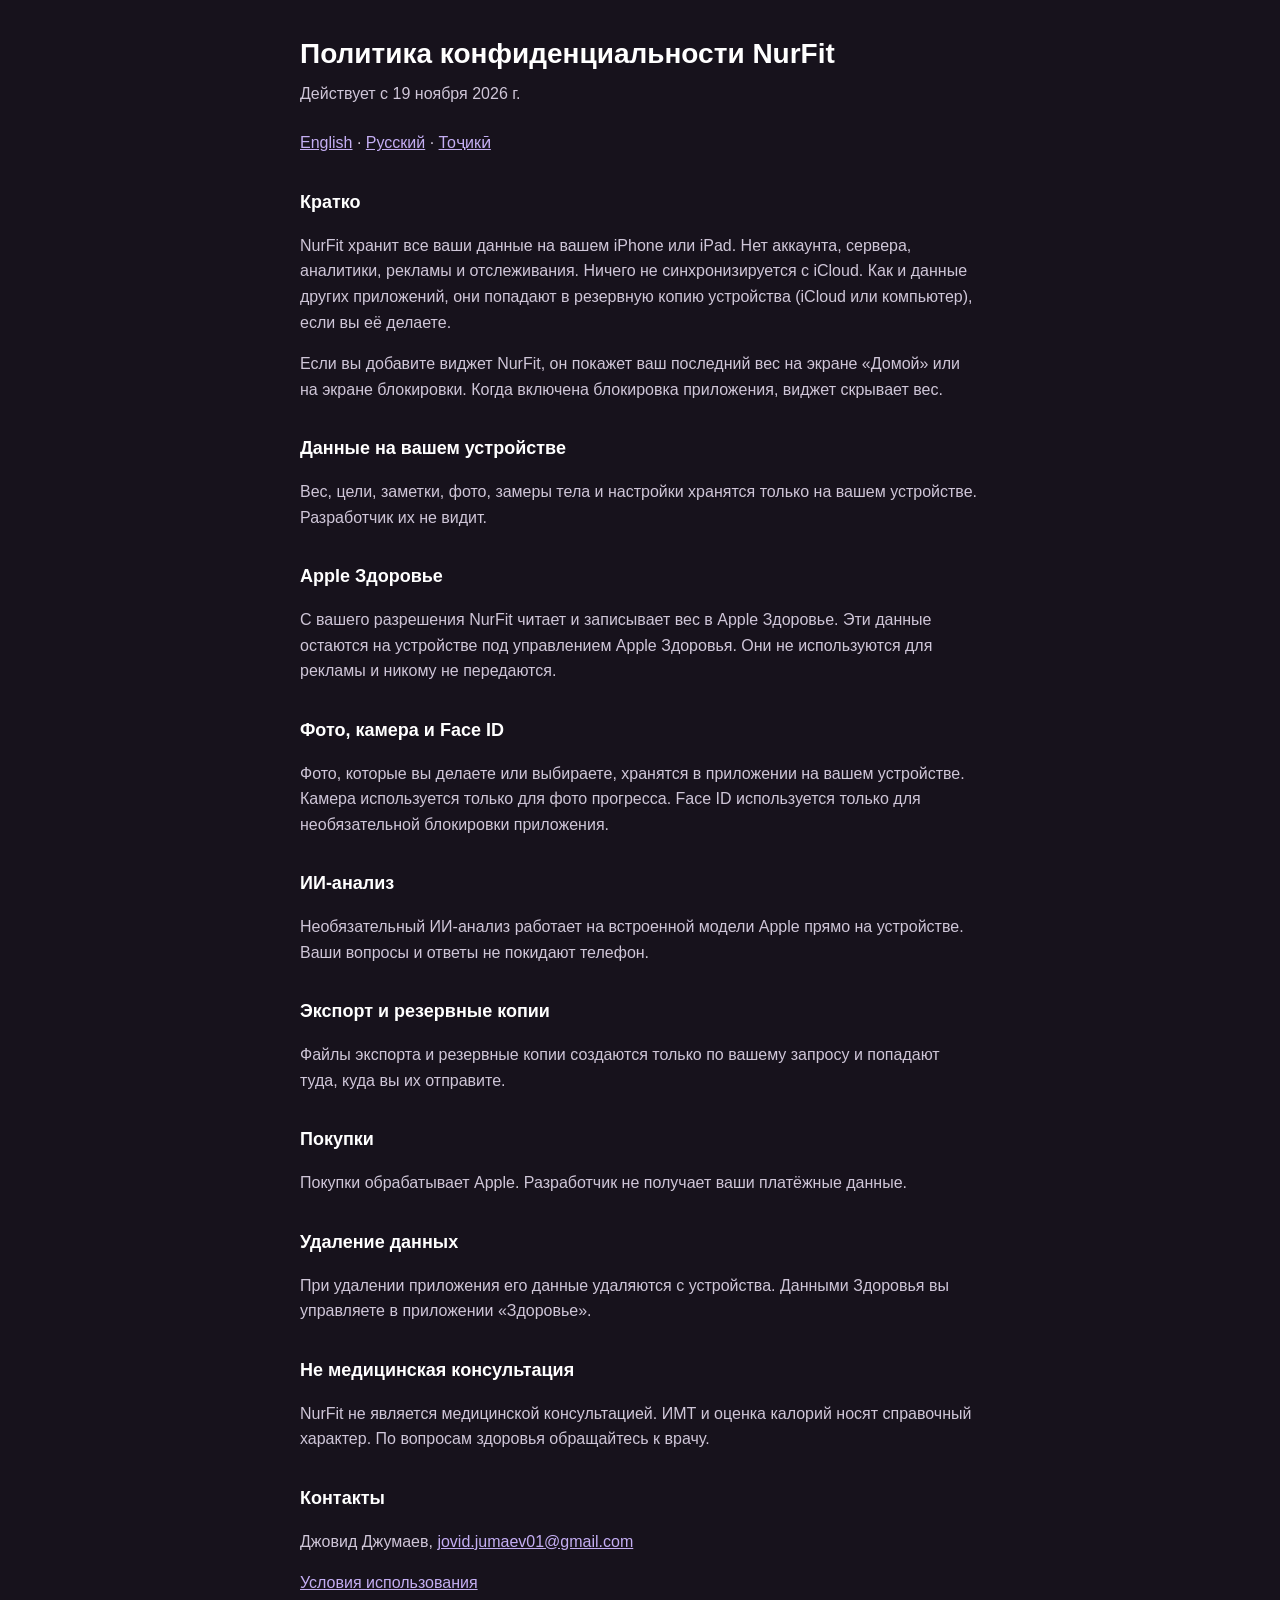
<file: nurfit/privacy-ru.html>
<!doctype html>
<html lang="ru">
<head>
<meta charset="utf-8">
<meta name="viewport" content="width=device-width, initial-scale=1">
<title>Политика конфиденциальности NurFit - NurFit</title>
<style>
:root{color-scheme:dark}
body{margin:0;background:#17121C;color:#fff;font:16px/1.6 -apple-system,BlinkMacSystemFont,"Segoe UI",Roboto,Helvetica,Arial,sans-serif}
main{max-width:680px;margin:0 auto;padding:32px 20px 64px}
h1{font-size:28px;margin:0 0 4px}
h2{font-size:18px;margin:32px 0 8px}
p,li{color:#CFC6D8}
li{margin:4px 0}
a{color:#C4AEF3}
.meta{color:#CFC6D8;margin:0 0 24px}
</style>
</head>
<body>
<main>
<h1>Политика конфиденциальности NurFit</h1>
<p class="meta">Действует с 19 ноября 2026 г.</p>
<p><a href="privacy.html">English</a> · <a href="privacy-ru.html">Русский</a> · <a href="privacy-tjk.html">Тоҷикӣ</a></p>
<h2>Кратко</h2>
<p>NurFit хранит все ваши данные на вашем iPhone или iPad. Нет аккаунта, сервера, аналитики, рекламы и отслеживания. Ничего не синхронизируется с iCloud. Как и данные других приложений, они попадают в резервную копию устройства (iCloud или компьютер), если вы её делаете.</p><p>Если вы добавите виджет NurFit, он покажет ваш последний вес на экране «Домой» или на экране блокировки. Когда включена блокировка приложения, виджет скрывает вес.</p>
<h2>Данные на вашем устройстве</h2>
<p>Вес, цели, заметки, фото, замеры тела и настройки хранятся только на вашем устройстве. Разработчик их не видит.</p>
<h2>Apple Здоровье</h2>
<p>С вашего разрешения NurFit читает и записывает вес в Apple Здоровье. Эти данные остаются на устройстве под управлением Apple Здоровья. Они не используются для рекламы и никому не передаются.</p>
<h2>Фото, камера и Face ID</h2>
<p>Фото, которые вы делаете или выбираете, хранятся в приложении на вашем устройстве. Камера используется только для фото прогресса. Face ID используется только для необязательной блокировки приложения.</p>
<h2>ИИ-анализ</h2>
<p>Необязательный ИИ-анализ работает на встроенной модели Apple прямо на устройстве. Ваши вопросы и ответы не покидают телефон.</p>
<h2>Экспорт и резервные копии</h2>
<p>Файлы экспорта и резервные копии создаются только по вашему запросу и попадают туда, куда вы их отправите.</p>
<h2>Покупки</h2>
<p>Покупки обрабатывает Apple. Разработчик не получает ваши платёжные данные.</p>
<h2>Удаление данных</h2>
<p>При удалении приложения его данные удаляются с устройства. Данными Здоровья вы управляете в приложении «Здоровье».</p>
<h2>Не медицинская консультация</h2>
<p>NurFit не является медицинской консультацией. ИМТ и оценка калорий носят справочный характер. По вопросам здоровья обращайтесь к врачу.</p>
<h2>Контакты</h2>
<p>Джовид Джумаев, <a href="mailto:jovid.jumaev01@gmail.com">jovid.jumaev01@gmail.com</a></p>
<p><a href="terms-ru.html">Условия использования</a></p>
</main>
</body>
</html>
</file>
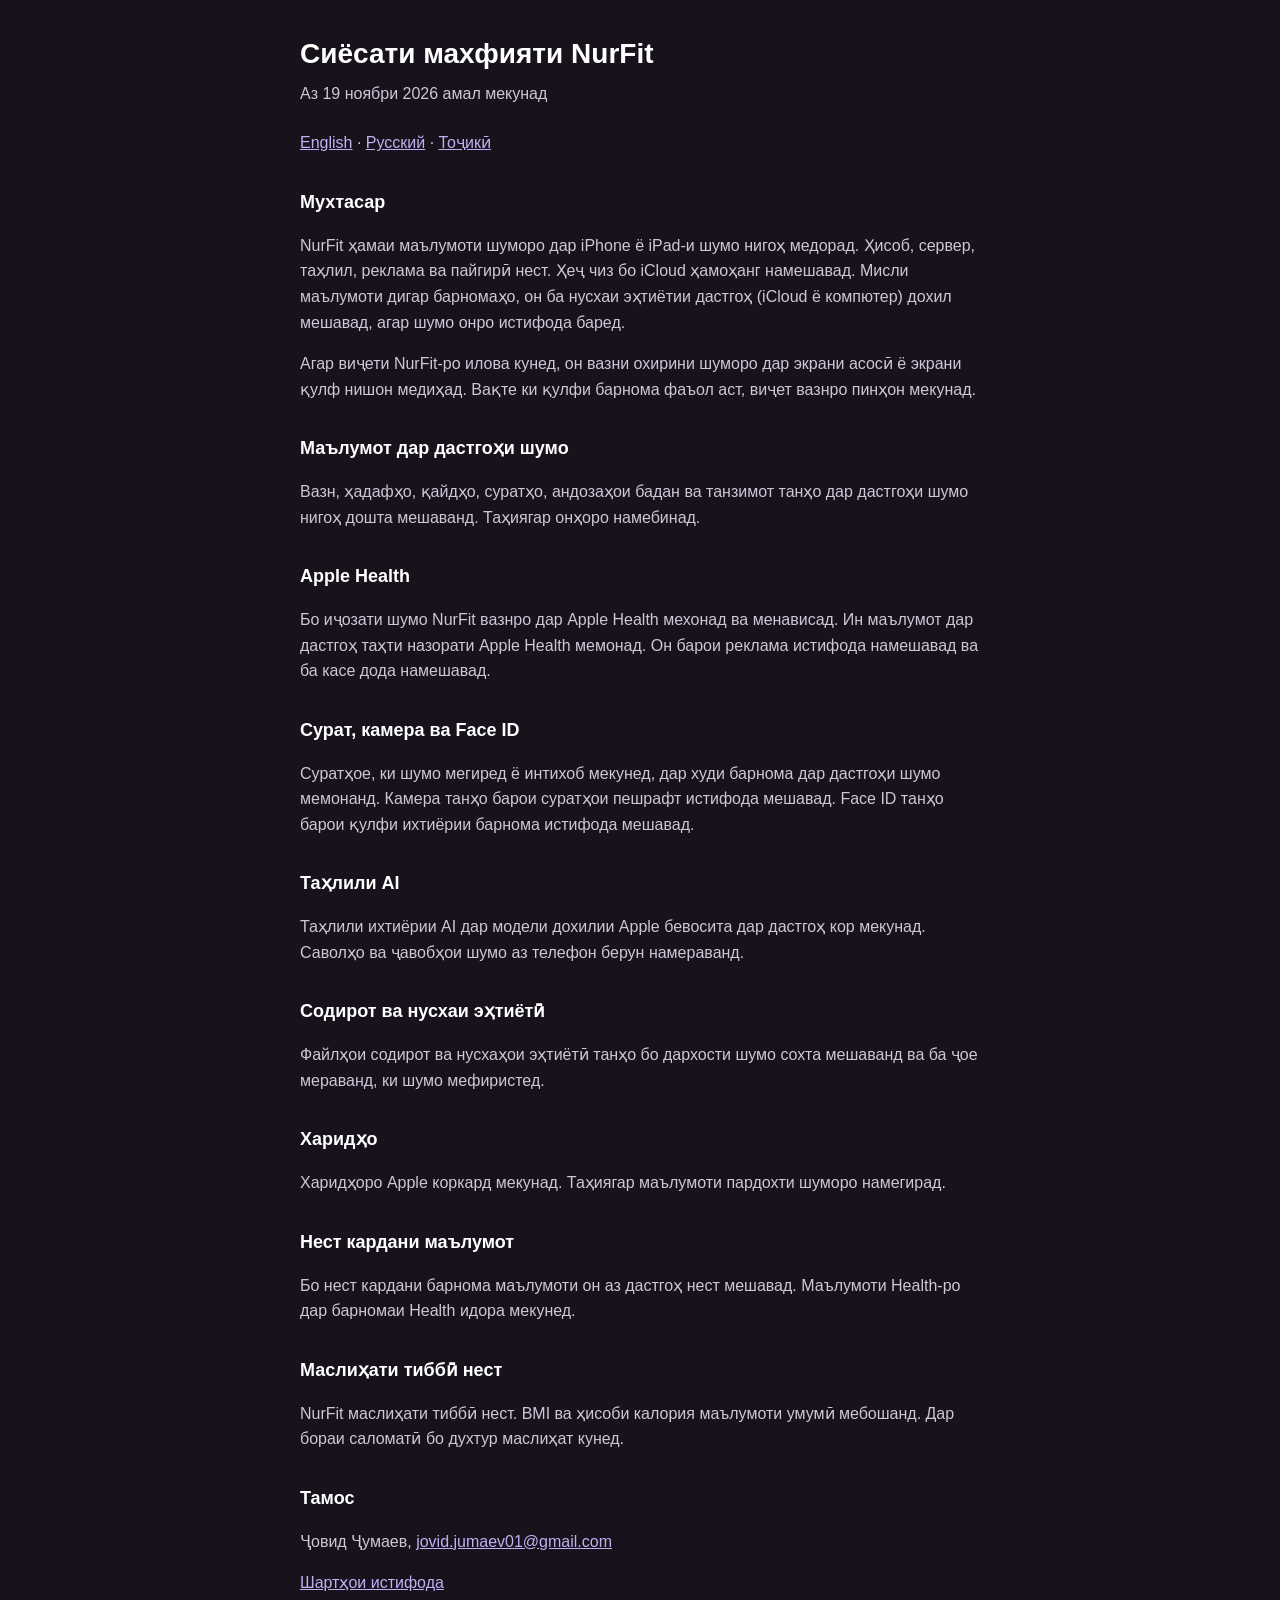
<file: nurfit/privacy-tjk.html>
<!doctype html>
<html lang="tg">
<head>
<meta charset="utf-8">
<meta name="viewport" content="width=device-width, initial-scale=1">
<title>Сиёсати махфияти NurFit - NurFit</title>
<style>
:root{color-scheme:dark}
body{margin:0;background:#17121C;color:#fff;font:16px/1.6 -apple-system,BlinkMacSystemFont,"Segoe UI",Roboto,Helvetica,Arial,sans-serif}
main{max-width:680px;margin:0 auto;padding:32px 20px 64px}
h1{font-size:28px;margin:0 0 4px}
h2{font-size:18px;margin:32px 0 8px}
p,li{color:#CFC6D8}
li{margin:4px 0}
a{color:#C4AEF3}
.meta{color:#CFC6D8;margin:0 0 24px}
</style>
</head>
<body>
<main>
<h1>Сиёсати махфияти NurFit</h1>
<p class="meta">Аз 19 ноябри 2026 амал мекунад</p>
<p><a href="privacy.html">English</a> · <a href="privacy-ru.html">Русский</a> · <a href="privacy-tjk.html">Тоҷикӣ</a></p>
<h2>Мухтасар</h2>
<p>NurFit ҳамаи маълумоти шуморо дар iPhone ё iPad-и шумо нигоҳ медорад. Ҳисоб, сервер, таҳлил, реклама ва пайгирӣ нест. Ҳеҷ чиз бо iCloud ҳамоҳанг намешавад. Мисли маълумоти дигар барномаҳо, он ба нусхаи эҳтиётии дастгоҳ (iCloud ё компютер) дохил мешавад, агар шумо онро истифода баред.</p><p>Агар виҷети NurFit-ро илова кунед, он вазни охирини шуморо дар экрани асосӣ ё экрани қулф нишон медиҳад. Вақте ки қулфи барнома фаъол аст, виҷет вазнро пинҳон мекунад.</p>
<h2>Маълумот дар дастгоҳи шумо</h2>
<p>Вазн, ҳадафҳо, қайдҳо, суратҳо, андозаҳои бадан ва танзимот танҳо дар дастгоҳи шумо нигоҳ дошта мешаванд. Таҳиягар онҳоро намебинад.</p>
<h2>Apple Health</h2>
<p>Бо иҷозати шумо NurFit вазнро дар Apple Health мехонад ва менависад. Ин маълумот дар дастгоҳ таҳти назорати Apple Health мемонад. Он барои реклама истифода намешавад ва ба касе дода намешавад.</p>
<h2>Сурат, камера ва Face ID</h2>
<p>Суратҳое, ки шумо мегиред ё интихоб мекунед, дар худи барнома дар дастгоҳи шумо мемонанд. Камера танҳо барои суратҳои пешрафт истифода мешавад. Face ID танҳо барои қулфи ихтиёрии барнома истифода мешавад.</p>
<h2>Таҳлили AI</h2>
<p>Таҳлили ихтиёрии AI дар модели дохилии Apple бевосита дар дастгоҳ кор мекунад. Саволҳо ва ҷавобҳои шумо аз телефон берун намераванд.</p>
<h2>Содирот ва нусхаи эҳтиётӣ</h2>
<p>Файлҳои содирот ва нусхаҳои эҳтиётӣ танҳо бо дархости шумо сохта мешаванд ва ба ҷое мераванд, ки шумо мефиристед.</p>
<h2>Харидҳо</h2>
<p>Харидҳоро Apple коркард мекунад. Таҳиягар маълумоти пардохти шуморо намегирад.</p>
<h2>Нест кардани маълумот</h2>
<p>Бо нест кардани барнома маълумоти он аз дастгоҳ нест мешавад. Маълумоти Health-ро дар барномаи Health идора мекунед.</p>
<h2>Маслиҳати тиббӣ нест</h2>
<p>NurFit маслиҳати тиббӣ нест. BMI ва ҳисоби калория маълумоти умумӣ мебошанд. Дар бораи саломатӣ бо духтур маслиҳат кунед.</p>
<h2>Тамос</h2>
<p>Ҷовид Ҷумаев, <a href="mailto:jovid.jumaev01@gmail.com">jovid.jumaev01@gmail.com</a></p>
<p><a href="terms-tjk.html">Шартҳои истифода</a></p>
</main>
</body>
</html>
</file>
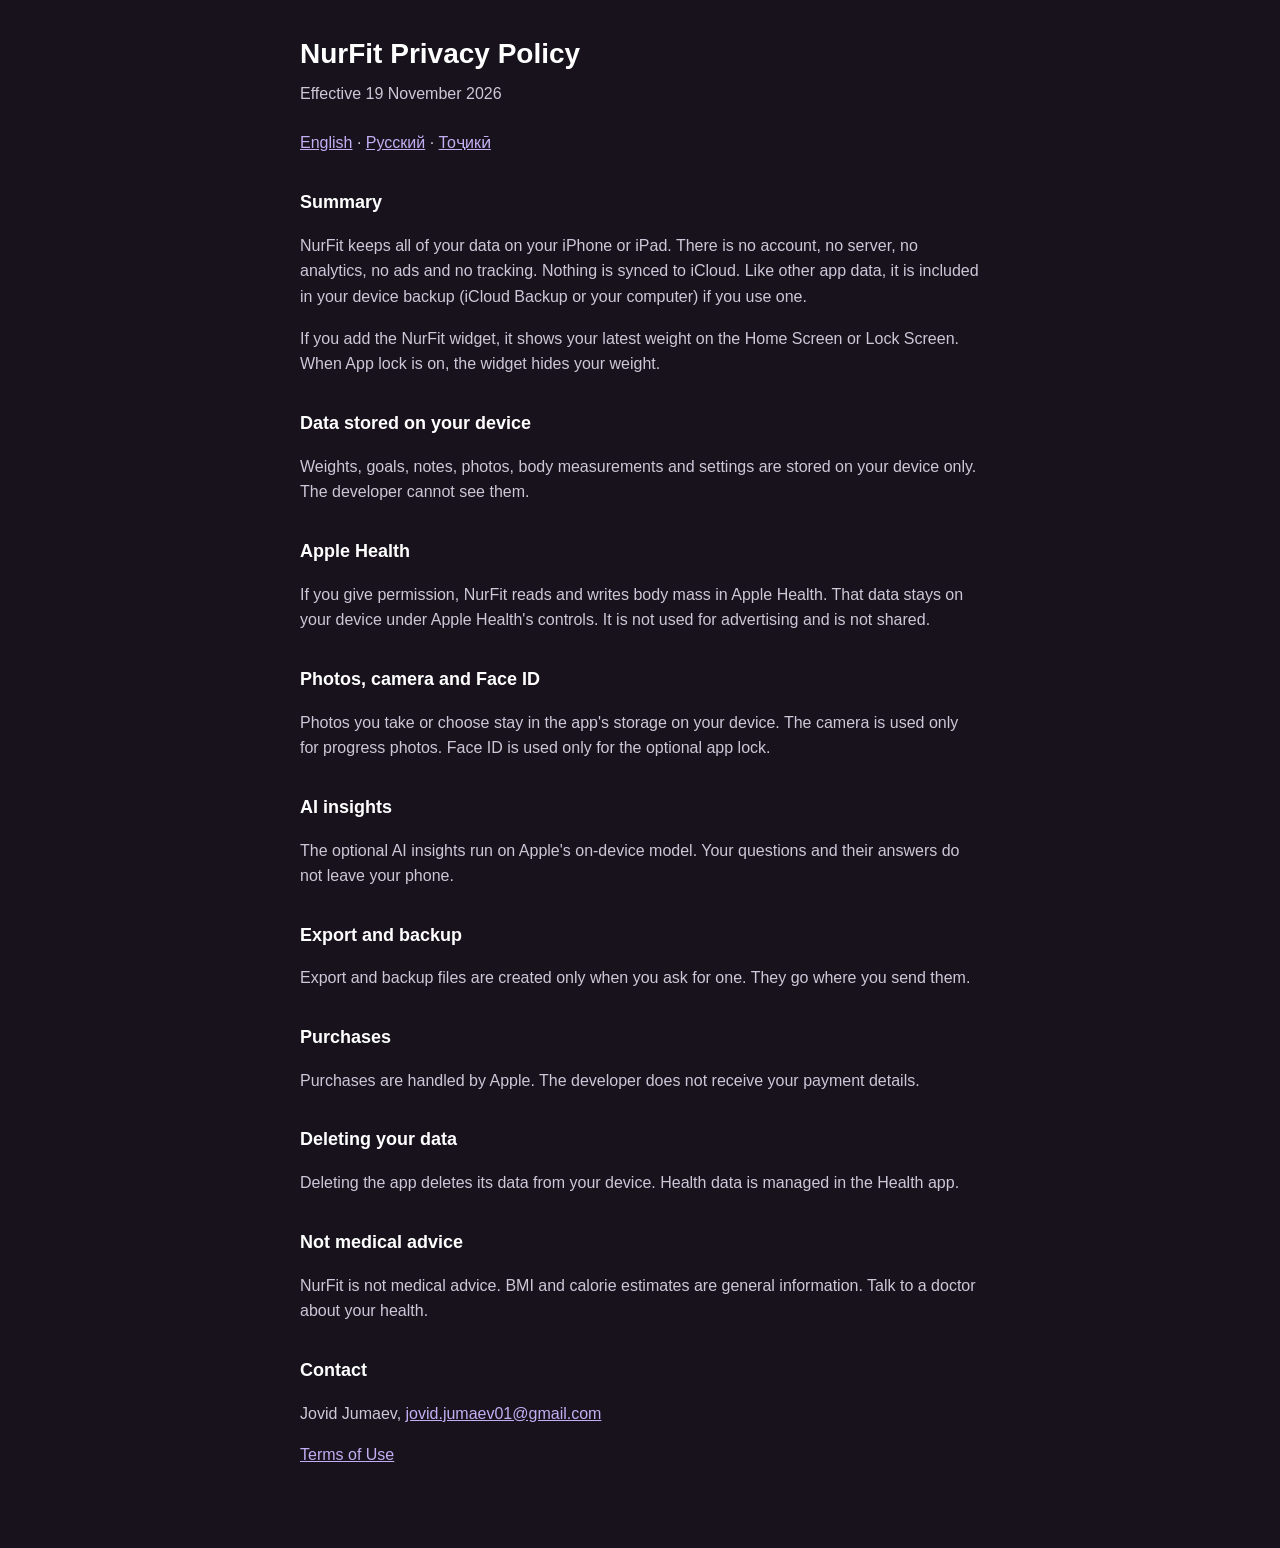
<file: nurfit/privacy.html>
<!doctype html>
<html lang="en">
<head>
<meta charset="utf-8">
<meta name="viewport" content="width=device-width, initial-scale=1">
<title>NurFit Privacy Policy - NurFit</title>
<style>
:root{color-scheme:dark}
body{margin:0;background:#17121C;color:#fff;font:16px/1.6 -apple-system,BlinkMacSystemFont,"Segoe UI",Roboto,Helvetica,Arial,sans-serif}
main{max-width:680px;margin:0 auto;padding:32px 20px 64px}
h1{font-size:28px;margin:0 0 4px}
h2{font-size:18px;margin:32px 0 8px}
p,li{color:#CFC6D8}
li{margin:4px 0}
a{color:#C4AEF3}
.meta{color:#CFC6D8;margin:0 0 24px}
</style>
</head>
<body>
<main>
<h1>NurFit Privacy Policy</h1>
<p class="meta">Effective 19 November 2026</p>
<p><a href="privacy.html">English</a> · <a href="privacy-ru.html">Русский</a> · <a href="privacy-tjk.html">Тоҷикӣ</a></p>

<h2>Summary</h2>
<p>NurFit keeps all of your data on your iPhone or iPad. There is no account, no server, no analytics, no ads and no tracking. Nothing is synced to iCloud. Like other app data, it is included in your device backup (iCloud Backup or your computer) if you use one.</p><p>If you add the NurFit widget, it shows your latest weight on the Home Screen or Lock Screen. When App lock is on, the widget hides your weight.</p>

<h2>Data stored on your device</h2>
<p>Weights, goals, notes, photos, body measurements and settings are stored on your device only. The developer cannot see them.</p>

<h2>Apple Health</h2>
<p>If you give permission, NurFit reads and writes body mass in Apple Health. That data stays on your device under Apple Health's controls. It is not used for advertising and is not shared.</p>

<h2>Photos, camera and Face ID</h2>
<p>Photos you take or choose stay in the app's storage on your device. The camera is used only for progress photos. Face ID is used only for the optional app lock.</p>

<h2>AI insights</h2>
<p>The optional AI insights run on Apple's on-device model. Your questions and their answers do not leave your phone.</p>

<h2>Export and backup</h2>
<p>Export and backup files are created only when you ask for one. They go where you send them.</p>

<h2>Purchases</h2>
<p>Purchases are handled by Apple. The developer does not receive your payment details.</p>

<h2>Deleting your data</h2>
<p>Deleting the app deletes its data from your device. Health data is managed in the Health app.</p>

<h2>Not medical advice</h2>
<p>NurFit is not medical advice. BMI and calorie estimates are general information. Talk to a doctor about your health.</p>

<h2>Contact</h2>
<p>Jovid Jumaev, <a href="mailto:jovid.jumaev01@gmail.com">jovid.jumaev01@gmail.com</a></p>
<p><a href="terms.html">Terms of Use</a></p>
</main>
</body>
</html>
</file>
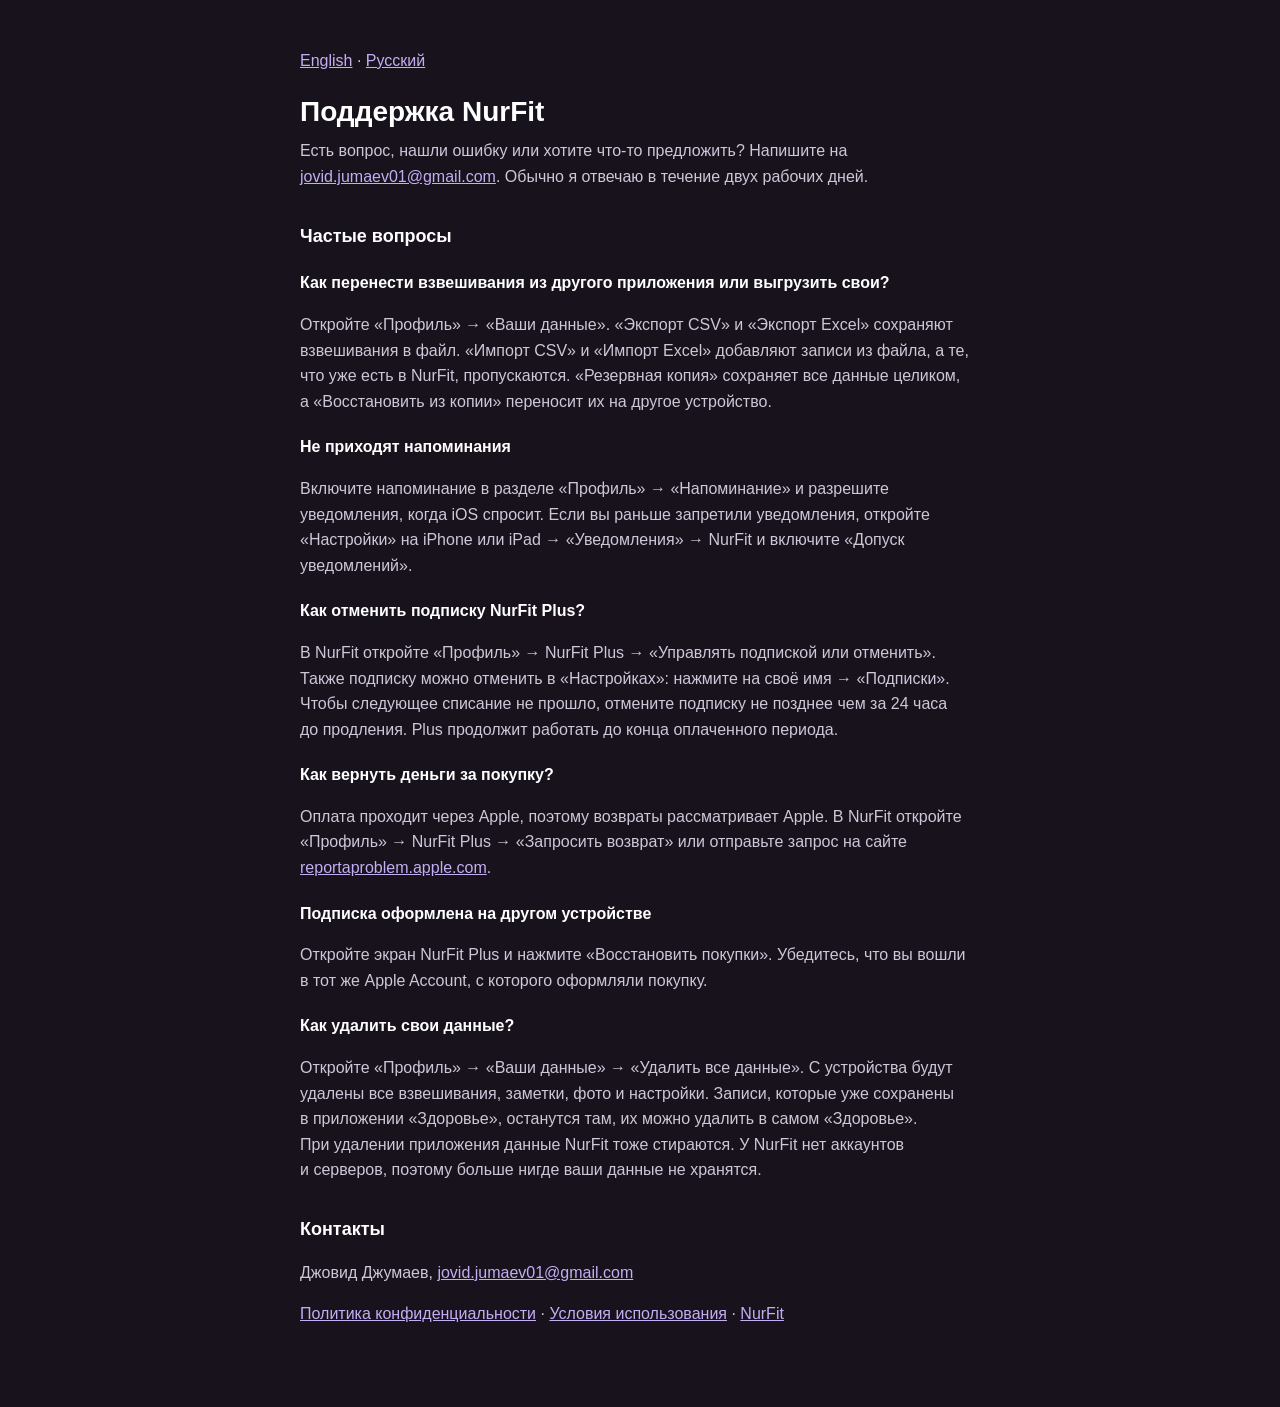
<file: nurfit/support-ru.html>
<!doctype html>
<html lang="ru">
<head>
<meta charset="utf-8">
<meta name="viewport" content="width=device-width, initial-scale=1">
<meta name="theme-color" content="#17121C">
<title>Поддержка NurFit</title>
<style>
:root{color-scheme:dark}
body{margin:0;background:#17121C;color:#fff;font:16px/1.6 -apple-system,BlinkMacSystemFont,"Segoe UI",Roboto,Helvetica,Arial,sans-serif}
main{max-width:680px;margin:0 auto;padding:32px 20px 64px}
h1{font-size:28px;margin:0 0 4px}
h2{font-size:18px;margin:32px 0 8px}
h3{font-size:16px;margin:20px 0 4px}
p,li{color:#CFC6D8}
li{margin:4px 0}
a{color:#C4AEF3}
.meta{color:#CFC6D8;margin:0 0 24px}
.links{list-style:none;padding:0}
.links li{margin:10px 0}
h1,h2,h3{text-wrap:balance}
p,li{overflow-wrap:break-word}
a:hover{color:#fff}
a:focus-visible{outline:2px solid #C4AEF3;outline-offset:2px;border-radius:2px}
</style>
</head>
<body>
<main>
<p><a href="support.html">English</a> · <a href="support-ru.html">Русский</a></p>
<h1>Поддержка NurFit</h1>
<p class="meta">Есть вопрос, нашли ошибку или хотите что-то предложить? Напишите на <a href="mailto:jovid.jumaev01@gmail.com">jovid.jumaev01@gmail.com</a>. Обычно я отвечаю в течение двух рабочих дней.</p>
<h2>Частые вопросы</h2>
<h3>Как перенести взвешивания из другого приложения или выгрузить свои?</h3>
<p>Откройте «Профиль» → «Ваши данные». «Экспорт CSV» и «Экспорт Excel» сохраняют взвешивания в файл. «Импорт CSV» и «Импорт Excel» добавляют записи из файла, а те, что уже есть в NurFit, пропускаются. «Резервная копия» сохраняет все данные целиком, а «Восстановить из копии» переносит их на другое устройство.</p>
<h3>Не приходят напоминания</h3>
<p>Включите напоминание в разделе «Профиль» → «Напоминание» и разрешите уведомления, когда iOS спросит. Если вы раньше запретили уведомления, откройте «Настройки» на iPhone или iPad → «Уведомления» → NurFit и включите «Допуск уведомлений».</p>
<h3>Как отменить подписку NurFit Plus?</h3>
<p>В NurFit откройте «Профиль» → NurFit Plus → «Управлять подпиской или отменить». Также подписку можно отменить в «Настройках»: нажмите на своё имя → «Подписки». Чтобы следующее списание не прошло, отмените подписку не позднее чем за 24 часа до продления. Plus продолжит работать до конца оплаченного периода.</p>
<h3>Как вернуть деньги за покупку?</h3>
<p>Оплата проходит через Apple, поэтому возвраты рассматривает Apple. В NurFit откройте «Профиль» → NurFit Plus → «Запросить возврат» или отправьте запрос на сайте <a href="https://reportaproblem.apple.com">reportaproblem.apple.com</a>.</p>
<h3>Подписка оформлена на другом устройстве</h3>
<p>Откройте экран NurFit Plus и нажмите «Восстановить покупки». Убедитесь, что вы вошли в тот же Apple Account, с которого оформляли покупку.</p>
<h3>Как удалить свои данные?</h3>
<p>Откройте «Профиль» → «Ваши данные» → «Удалить все данные». С устройства будут удалены все взвешивания, заметки, фото и настройки. Записи, которые уже сохранены в приложении «Здоровье», останутся там, их можно удалить в самом «Здоровье». При удалении приложения данные NurFit тоже стираются. У NurFit нет аккаунтов и серверов, поэтому больше нигде ваши данные не хранятся.</p>
<h2>Контакты</h2>
<p>Джовид Джумаев, <a href="mailto:jovid.jumaev01@gmail.com">jovid.jumaev01@gmail.com</a></p>
<p><a href="privacy-ru.html">Политика конфиденциальности</a> · <a href="terms-ru.html">Условия использования</a> · <a href="index-ru.html">NurFit</a></p>
</main>
</body>
</html>
</file>
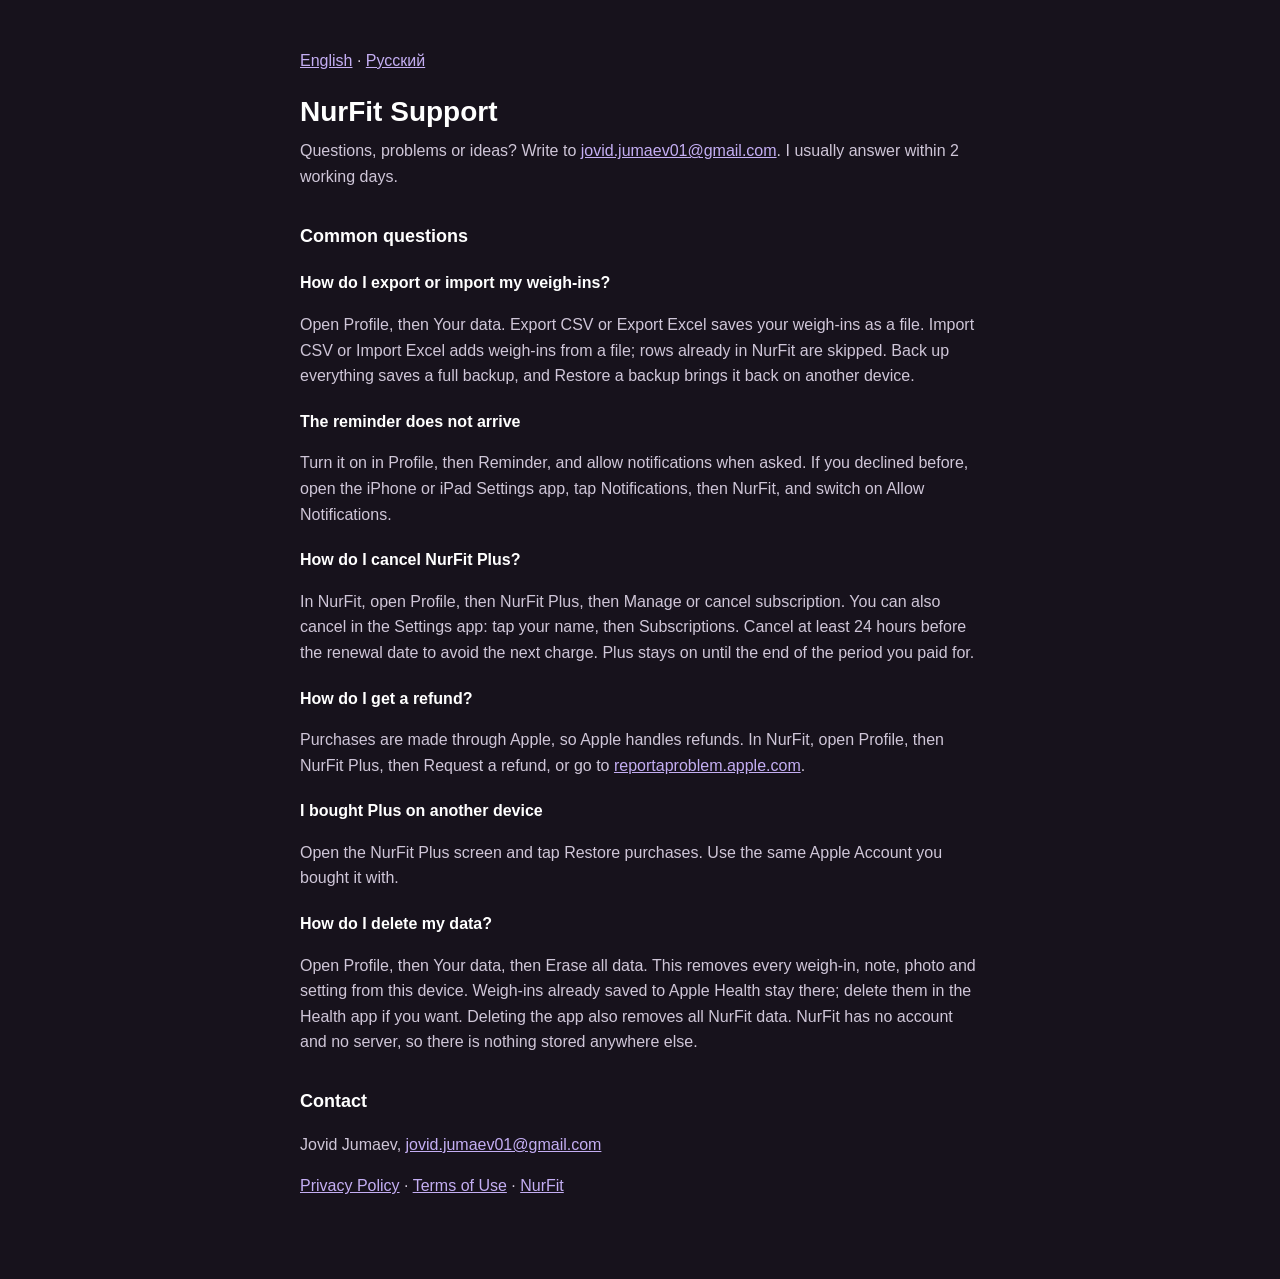
<file: nurfit/support.html>
<!doctype html>
<html lang="en">
<head>
<meta charset="utf-8">
<meta name="viewport" content="width=device-width, initial-scale=1">
<meta name="theme-color" content="#17121C">
<title>NurFit Support</title>
<style>
:root{color-scheme:dark}
body{margin:0;background:#17121C;color:#fff;font:16px/1.6 -apple-system,BlinkMacSystemFont,"Segoe UI",Roboto,Helvetica,Arial,sans-serif}
main{max-width:680px;margin:0 auto;padding:32px 20px 64px}
h1{font-size:28px;margin:0 0 4px}
h2{font-size:18px;margin:32px 0 8px}
h3{font-size:16px;margin:20px 0 4px}
p,li{color:#CFC6D8}
li{margin:4px 0}
a{color:#C4AEF3}
.meta{color:#CFC6D8;margin:0 0 24px}
.links{list-style:none;padding:0}
.links li{margin:10px 0}
h1,h2,h3{text-wrap:balance}
p,li{overflow-wrap:break-word}
a:hover{color:#fff}
a:focus-visible{outline:2px solid #C4AEF3;outline-offset:2px;border-radius:2px}
</style>
</head>
<body>
<main>
<p><a href="support.html">English</a> · <a href="support-ru.html">Русский</a></p>
<h1>NurFit Support</h1>
<p class="meta">Questions, problems or ideas? Write to <a href="mailto:jovid.jumaev01@gmail.com">jovid.jumaev01@gmail.com</a>. I usually answer within 2 working days.</p>
<h2>Common questions</h2>
<h3>How do I export or import my weigh-ins?</h3>
<p>Open Profile, then Your data. Export CSV or Export Excel saves your weigh-ins as a file. Import CSV or Import Excel adds weigh-ins from a file; rows already in NurFit are skipped. Back up everything saves a full backup, and Restore a backup brings it back on another device.</p>
<h3>The reminder does not arrive</h3>
<p>Turn it on in Profile, then Reminder, and allow notifications when asked. If you declined before, open the iPhone or iPad Settings app, tap Notifications, then NurFit, and switch on Allow Notifications.</p>
<h3>How do I cancel NurFit Plus?</h3>
<p>In NurFit, open Profile, then NurFit Plus, then Manage or cancel subscription. You can also cancel in the Settings app: tap your name, then Subscriptions. Cancel at least 24 hours before the renewal date to avoid the next charge. Plus stays on until the end of the period you paid for.</p>
<h3>How do I get a refund?</h3>
<p>Purchases are made through Apple, so Apple handles refunds. In NurFit, open Profile, then NurFit Plus, then Request a refund, or go to <a href="https://reportaproblem.apple.com">reportaproblem.apple.com</a>.</p>
<h3>I bought Plus on another device</h3>
<p>Open the NurFit Plus screen and tap Restore purchases. Use the same Apple Account you bought it with.</p>
<h3>How do I delete my data?</h3>
<p>Open Profile, then Your data, then Erase all data. This removes every weigh-in, note, photo and setting from this device. Weigh-ins already saved to Apple Health stay there; delete them in the Health app if you want. Deleting the app also removes all NurFit data. NurFit has no account and no server, so there is nothing stored anywhere else.</p>
<h2>Contact</h2>
<p>Jovid Jumaev, <a href="mailto:jovid.jumaev01@gmail.com">jovid.jumaev01@gmail.com</a></p>
<p><a href="privacy.html">Privacy Policy</a> · <a href="terms.html">Terms of Use</a> · <a href="index.html">NurFit</a></p>
</main>
</body>
</html>
</file>
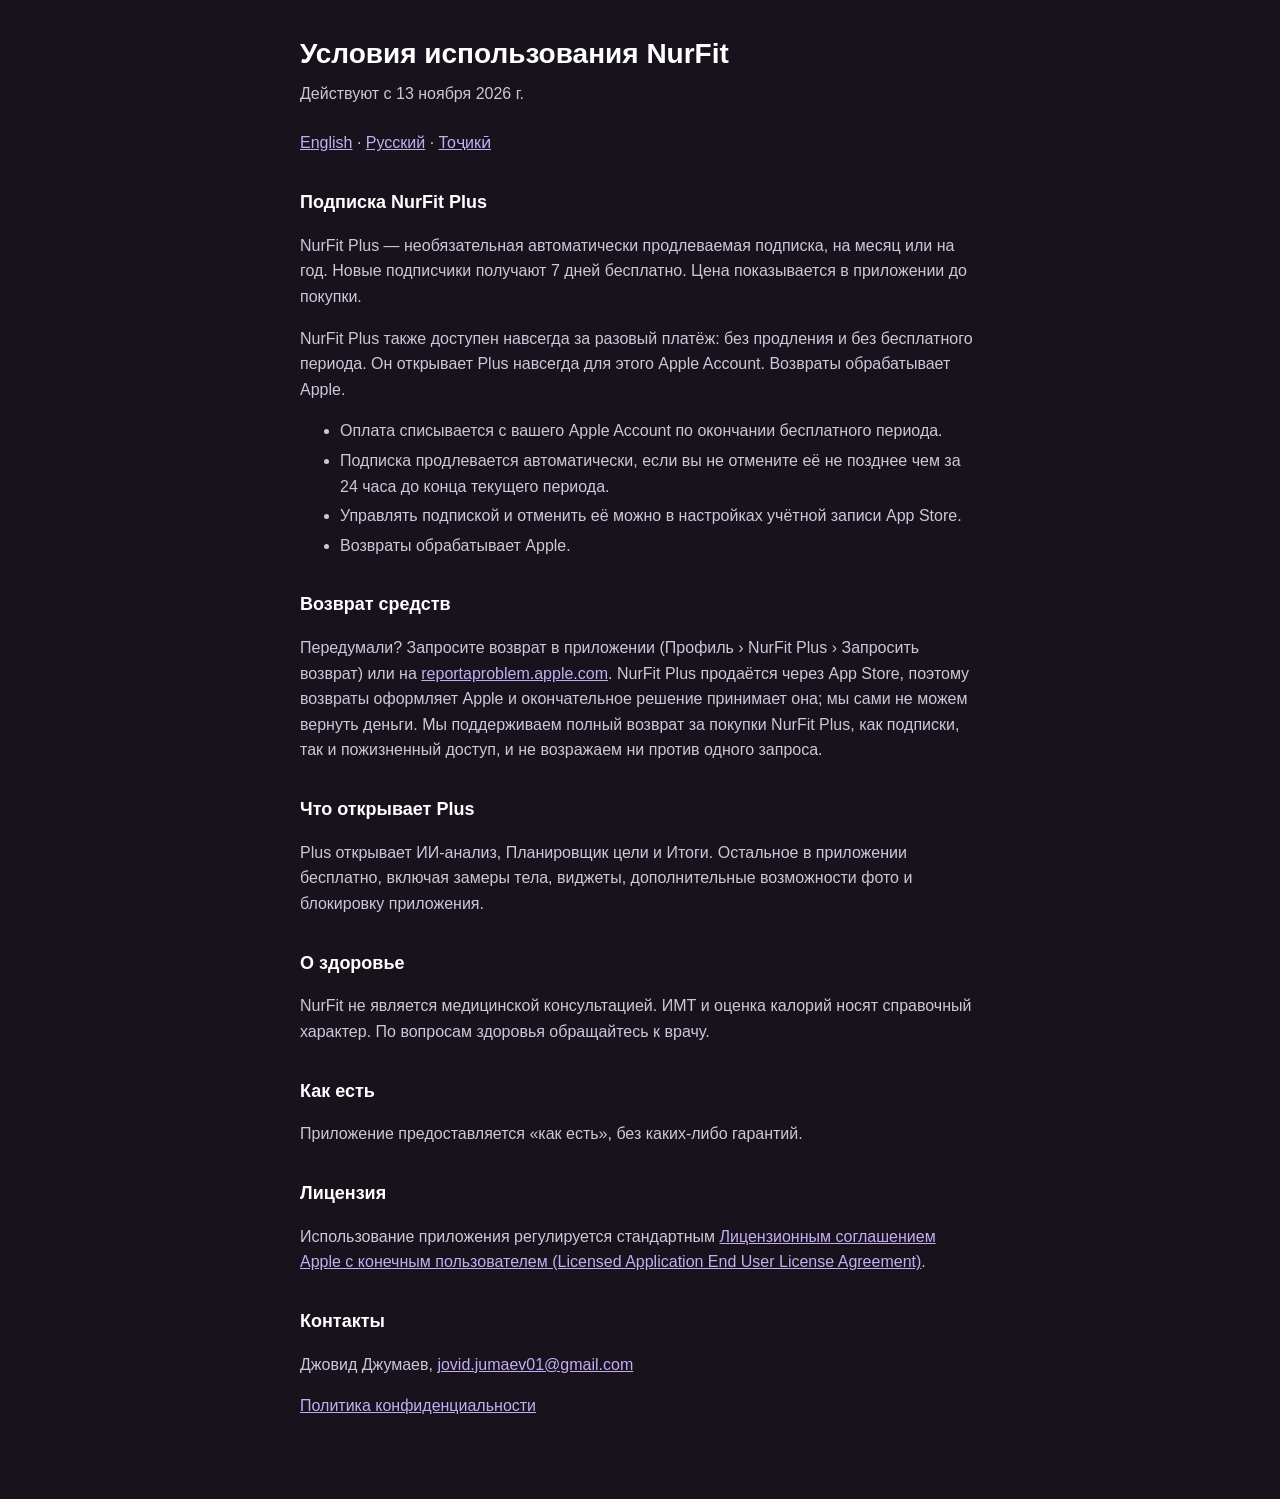
<file: nurfit/terms-ru.html>
<!doctype html>
<html lang="ru">
<head>
<meta charset="utf-8">
<meta name="viewport" content="width=device-width, initial-scale=1">
<title>Условия использования NurFit - NurFit</title>
<style>
:root{color-scheme:dark}
body{margin:0;background:#17121C;color:#fff;font:16px/1.6 -apple-system,BlinkMacSystemFont,"Segoe UI",Roboto,Helvetica,Arial,sans-serif}
main{max-width:680px;margin:0 auto;padding:32px 20px 64px}
h1{font-size:28px;margin:0 0 4px}
h2{font-size:18px;margin:32px 0 8px}
p,li{color:#CFC6D8}
li{margin:4px 0}
a{color:#C4AEF3}
.meta{color:#CFC6D8;margin:0 0 24px}
</style>
</head>
<body>
<main>
<h1>Условия использования NurFit</h1>
<p class="meta">Действуют с 13 ноября 2026 г.</p>
<p><a href="terms.html">English</a> · <a href="terms-ru.html">Русский</a> · <a href="terms-tjk.html">Тоҷикӣ</a></p>
<h2>Подписка NurFit Plus</h2>
<p>NurFit Plus — необязательная автоматически продлеваемая подписка, на месяц или на год. Новые подписчики получают 7 дней бесплатно. Цена показывается в приложении до покупки.</p>
<p>NurFit Plus также доступен навсегда за разовый платёж: без продления и без бесплатного периода. Он открывает Plus навсегда для этого Apple Account. Возвраты обрабатывает Apple.</p>
<ul>
<li>Оплата списывается с вашего Apple Account по окончании бесплатного периода.</li>
<li>Подписка продлевается автоматически, если вы не отмените её не позднее чем за 24 часа до конца текущего периода.</li>
<li>Управлять подпиской и отменить её можно в настройках учётной записи App Store.</li>
<li>Возвраты обрабатывает Apple.</li>
</ul>
<h2>Возврат средств</h2>
<p>Передумали? Запросите возврат в приложении (Профиль › NurFit Plus › Запросить возврат) или на <a href="https://reportaproblem.apple.com">reportaproblem.apple.com</a>. NurFit Plus продаётся через App Store, поэтому возвраты оформляет Apple и окончательное решение принимает она; мы сами не можем вернуть деньги. Мы поддерживаем полный возврат за покупки NurFit Plus, как подписки, так и пожизненный доступ, и не возражаем ни против одного запроса.</p>

<h2>Что открывает Plus</h2>
<p>Plus открывает ИИ-анализ, Планировщик цели и Итоги. Остальное в приложении бесплатно, включая замеры тела, виджеты, дополнительные возможности фото и блокировку приложения.</p>
<h2>О здоровье</h2>
<p>NurFit не является медицинской консультацией. ИМТ и оценка калорий носят справочный характер. По вопросам здоровья обращайтесь к врачу.</p>
<h2>Как есть</h2>
<p>Приложение предоставляется «как есть», без каких-либо гарантий.</p>
<h2>Лицензия</h2>
<p>Использование приложения регулируется стандартным <a href="https://www.apple.com/legal/internet-services/itunes/dev/stdeula/">Лицензионным соглашением Apple с конечным пользователем (Licensed Application End User License Agreement)</a>.</p>
<h2>Контакты</h2>
<p>Джовид Джумаев, <a href="mailto:jovid.jumaev01@gmail.com">jovid.jumaev01@gmail.com</a></p>
<p><a href="privacy-ru.html">Политика конфиденциальности</a></p>
</main>
</body>
</html>
</file>
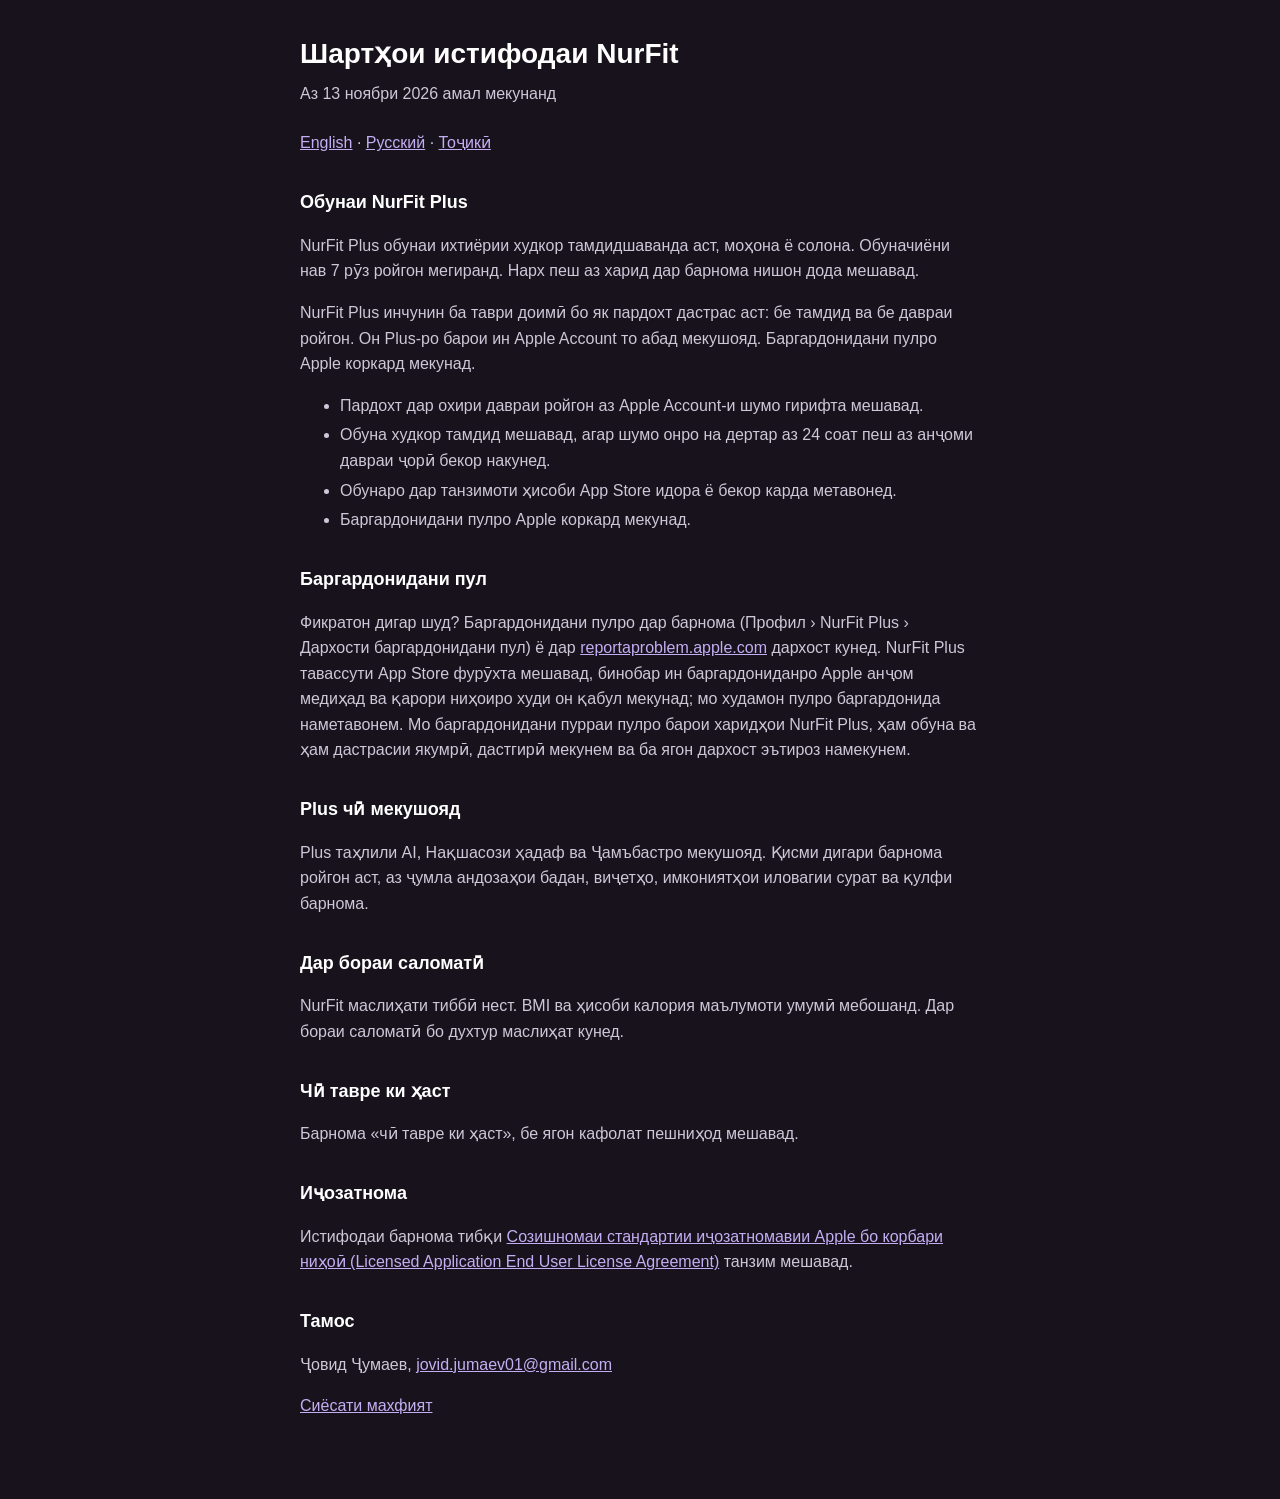
<file: nurfit/terms-tjk.html>
<!doctype html>
<html lang="tg">
<head>
<meta charset="utf-8">
<meta name="viewport" content="width=device-width, initial-scale=1">
<title>Шартҳои истифодаи NurFit - NurFit</title>
<style>
:root{color-scheme:dark}
body{margin:0;background:#17121C;color:#fff;font:16px/1.6 -apple-system,BlinkMacSystemFont,"Segoe UI",Roboto,Helvetica,Arial,sans-serif}
main{max-width:680px;margin:0 auto;padding:32px 20px 64px}
h1{font-size:28px;margin:0 0 4px}
h2{font-size:18px;margin:32px 0 8px}
p,li{color:#CFC6D8}
li{margin:4px 0}
a{color:#C4AEF3}
.meta{color:#CFC6D8;margin:0 0 24px}
</style>
</head>
<body>
<main>
<h1>Шартҳои истифодаи NurFit</h1>
<p class="meta">Аз 13 ноябри 2026 амал мекунанд</p>
<p><a href="terms.html">English</a> · <a href="terms-ru.html">Русский</a> · <a href="terms-tjk.html">Тоҷикӣ</a></p>
<h2>Обунаи NurFit Plus</h2>
<p>NurFit Plus обунаи ихтиёрии худкор тамдидшаванда аст, моҳона ё солона. Обуначиёни нав 7 рӯз ройгон мегиранд. Нарх пеш аз харид дар барнома нишон дода мешавад.</p>
<p>NurFit Plus инчунин ба таври доимӣ бо як пардохт дастрас аст: бе тамдид ва бе давраи ройгон. Он Plus-ро барои ин Apple Account то абад мекушояд. Баргардонидани пулро Apple коркард мекунад.</p>
<ul>
<li>Пардохт дар охири давраи ройгон аз Apple Account-и шумо гирифта мешавад.</li>
<li>Обуна худкор тамдид мешавад, агар шумо онро на дертар аз 24 соат пеш аз анҷоми давраи ҷорӣ бекор накунед.</li>
<li>Обунаро дар танзимоти ҳисоби App Store идора ё бекор карда метавонед.</li>
<li>Баргардонидани пулро Apple коркард мекунад.</li>
</ul>
<h2>Баргардонидани пул</h2>
<p>Фикратон дигар шуд? Баргардонидани пулро дар барнома (Профил › NurFit Plus › Дархости баргардонидани пул) ё дар <a href="https://reportaproblem.apple.com">reportaproblem.apple.com</a> дархост кунед. NurFit Plus тавассути App Store фурӯхта мешавад, бинобар ин баргардониданро Apple анҷом медиҳад ва қарори ниҳоиро худи он қабул мекунад; мо худамон пулро баргардонида наметавонем. Мо баргардонидани пурраи пулро барои харидҳои NurFit Plus, ҳам обуна ва ҳам дастрасии якумрӣ, дастгирӣ мекунем ва ба ягон дархост эътироз намекунем.</p>

<h2>Plus чӣ мекушояд</h2>
<p>Plus таҳлили AI, Нақшасози ҳадаф ва Ҷамъбастро мекушояд. Қисми дигари барнома ройгон аст, аз ҷумла андозаҳои бадан, виҷетҳо, имкониятҳои иловагии сурат ва қулфи барнома.</p>
<h2>Дар бораи саломатӣ</h2>
<p>NurFit маслиҳати тиббӣ нест. BMI ва ҳисоби калория маълумоти умумӣ мебошанд. Дар бораи саломатӣ бо духтур маслиҳат кунед.</p>
<h2>Чӣ тавре ки ҳаст</h2>
<p>Барнома «чӣ тавре ки ҳаст», бе ягон кафолат пешниҳод мешавад.</p>
<h2>Иҷозатнома</h2>
<p>Истифодаи барнома тибқи <a href="https://www.apple.com/legal/internet-services/itunes/dev/stdeula/">Созишномаи стандартии иҷозатномавии Apple бо корбари ниҳоӣ (Licensed Application End User License Agreement)</a> танзим мешавад.</p>
<h2>Тамос</h2>
<p>Ҷовид Ҷумаев, <a href="mailto:jovid.jumaev01@gmail.com">jovid.jumaev01@gmail.com</a></p>
<p><a href="privacy-tjk.html">Сиёсати махфият</a></p>
</main>
</body>
</html>
</file>
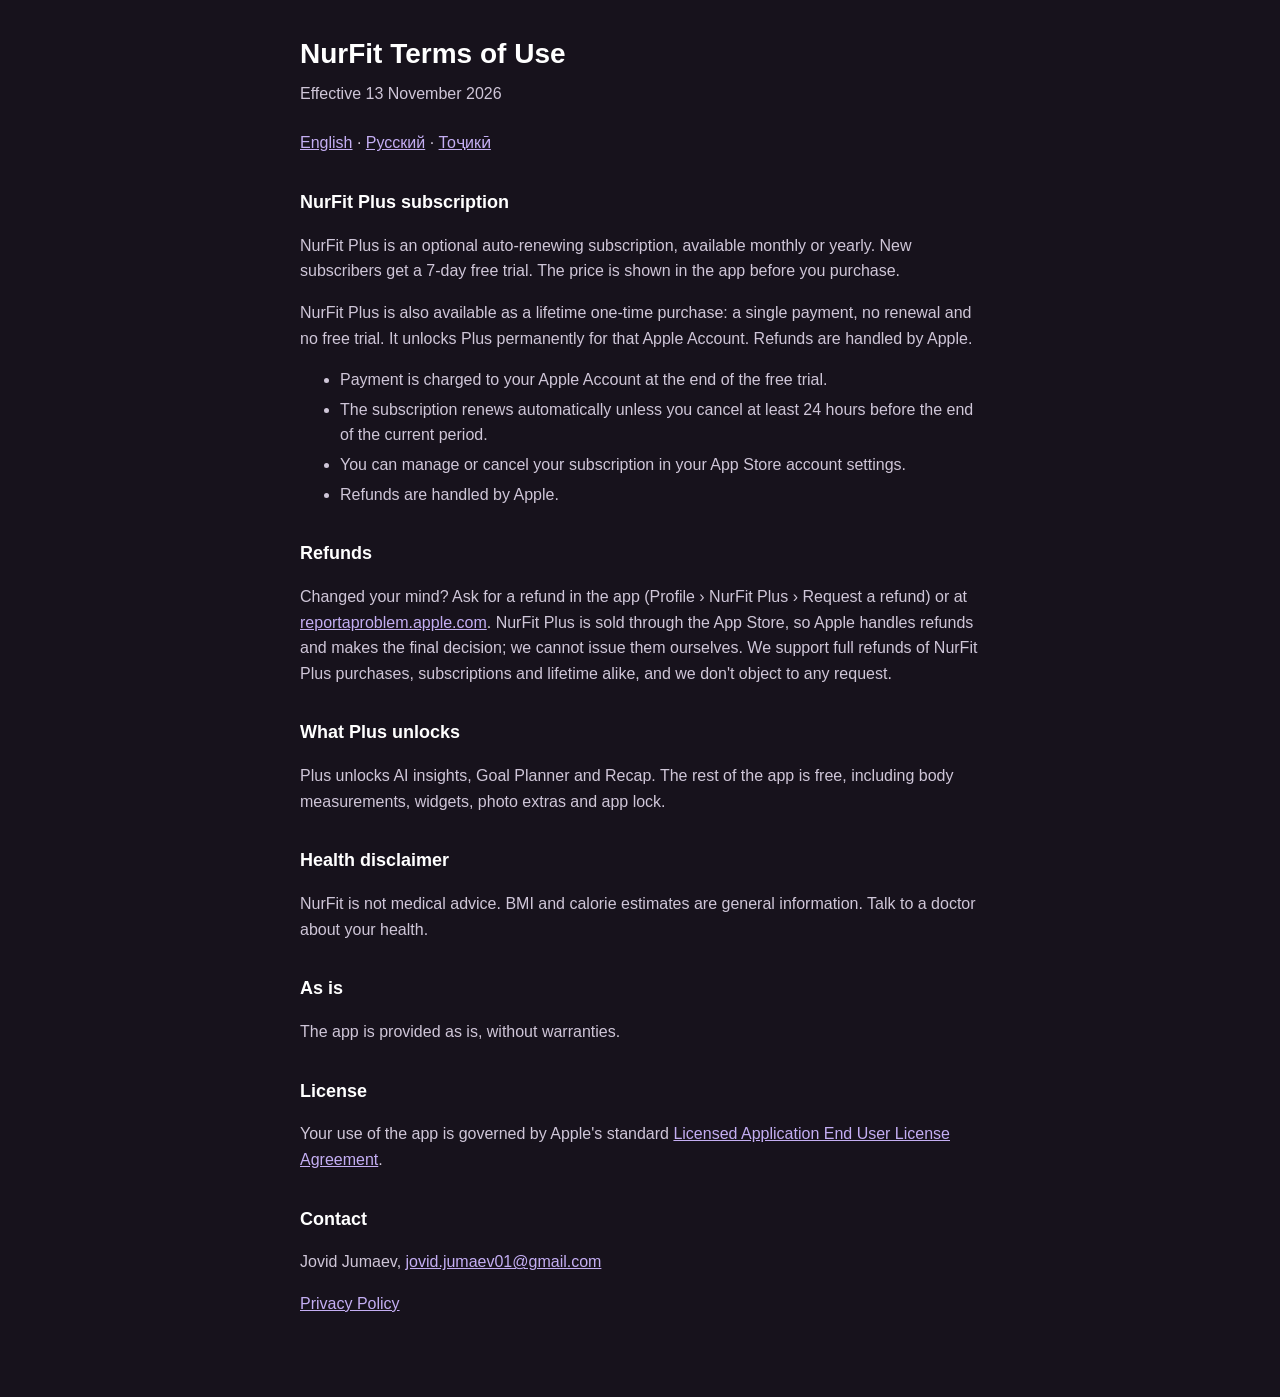
<file: nurfit/terms.html>
<!doctype html>
<html lang="en">
<head>
<meta charset="utf-8">
<meta name="viewport" content="width=device-width, initial-scale=1">
<title>NurFit Terms of Use - NurFit</title>
<style>
:root{color-scheme:dark}
body{margin:0;background:#17121C;color:#fff;font:16px/1.6 -apple-system,BlinkMacSystemFont,"Segoe UI",Roboto,Helvetica,Arial,sans-serif}
main{max-width:680px;margin:0 auto;padding:32px 20px 64px}
h1{font-size:28px;margin:0 0 4px}
h2{font-size:18px;margin:32px 0 8px}
p,li{color:#CFC6D8}
li{margin:4px 0}
a{color:#C4AEF3}
.meta{color:#CFC6D8;margin:0 0 24px}
</style>
</head>
<body>
<main>
<h1>NurFit Terms of Use</h1>
<p class="meta">Effective 13 November 2026</p>
<p><a href="terms.html">English</a> · <a href="terms-ru.html">Русский</a> · <a href="terms-tjk.html">Тоҷикӣ</a></p>

<h2>NurFit Plus subscription</h2>
<p>NurFit Plus is an optional auto-renewing subscription, available monthly or yearly. New subscribers get a 7-day free trial. The price is shown in the app before you purchase.</p>
<p>NurFit Plus is also available as a lifetime one-time purchase: a single payment, no renewal and no free trial. It unlocks Plus permanently for that Apple Account. Refunds are handled by Apple.</p>
<ul>
<li>Payment is charged to your Apple Account at the end of the free trial.</li>
<li>The subscription renews automatically unless you cancel at least 24 hours before the end of the current period.</li>
<li>You can manage or cancel your subscription in your App Store account settings.</li>
<li>Refunds are handled by Apple.</li>
</ul>

<h2>Refunds</h2>
<p>Changed your mind? Ask for a refund in the app (Profile &rsaquo; NurFit Plus &rsaquo; Request a refund) or at <a href="https://reportaproblem.apple.com">reportaproblem.apple.com</a>. NurFit Plus is sold through the App Store, so Apple handles refunds and makes the final decision; we cannot issue them ourselves. We support full refunds of NurFit Plus purchases, subscriptions and lifetime alike, and we don't object to any request.</p>

<h2>What Plus unlocks</h2>
<p>Plus unlocks AI insights, Goal Planner and Recap. The rest of the app is free, including body measurements, widgets, photo extras and app lock.</p>

<h2>Health disclaimer</h2>
<p>NurFit is not medical advice. BMI and calorie estimates are general information. Talk to a doctor about your health.</p>

<h2>As is</h2>
<p>The app is provided as is, without warranties.</p>

<h2>License</h2>
<p>Your use of the app is governed by Apple's standard <a href="https://www.apple.com/legal/internet-services/itunes/dev/stdeula/">Licensed Application End User License Agreement</a>.</p>

<h2>Contact</h2>
<p>Jovid Jumaev, <a href="mailto:jovid.jumaev01@gmail.com">jovid.jumaev01@gmail.com</a></p>
<p><a href="privacy.html">Privacy Policy</a></p>
</main>
</body>
</html>
</file>
<file: nurfit/assets/site.css>
/* NurFit landing. Colours and fonts come from the app (Theme.swift, NurFit/Fonts). Dark only, like the app. */
@font-face{font-family:"Newsreader";src:url(newsreader.woff) format("woff");font-weight:200 800;font-display:swap}
@font-face{font-family:"Bodoni Moda";src:url(bodoni-italic.woff) format("woff");font-style:italic;font-weight:400 900;font-display:swap}
:root{
  color-scheme:dark;
  --bg:#17121C;--bg-top:#221B2C;--card:#211B29;--card-2:#2A2333;--line:rgba(255,255,255,.08);--line-2:rgba(255,255,255,.14);
  --text:#F6F2FA;--secondary:#CFC6D8;--muted:#A99FB5;
  --accent:#C4AEF3;--green:#7FD18A;--gold:#E9B45F;--pink:#E6A3BD;--peach:#F1B287;--blue:#8FB4EA;
  --ring:conic-gradient(from 210deg,var(--accent),var(--pink),var(--peach),var(--accent));
  --serif:"Newsreader",Georgia,"Times New Roman",serif;
  --sans:-apple-system,BlinkMacSystemFont,"SF Pro Text","Segoe UI",Roboto,Helvetica,Arial,sans-serif;
  --r:28px;--ease:cubic-bezier(.16,1,.3,1);
  --gut:max(20px,env(safe-area-inset-left));
}
:lang(ru){--serif:Georgia,"Times New Roman",serif}
*{box-sizing:border-box}
html{background:var(--bg);scroll-behavior:smooth;-webkit-text-size-adjust:100%;text-size-adjust:100%}
body{margin:0;color:var(--text);font:17px/1.6 var(--sans);background:var(--bg);overflow-x:clip;-webkit-font-smoothing:antialiased}
img,svg{display:block;max-width:100%;height:auto}
a{color:var(--accent);text-decoration:none;-webkit-tap-highlight-color:transparent}
a:hover{color:#fff}
:focus-visible{outline:2px solid var(--accent);outline-offset:3px;border-radius:10px}
h1,h2,h3{font-family:var(--serif);font-weight:350;letter-spacing:-.015em;margin:0;text-wrap:balance}
p{margin:0;color:var(--secondary);text-wrap:pretty}
.wrap{max-width:1200px;margin:0 auto;padding:0 var(--gut)}
.skip{position:absolute;left:-999px;top:8px;background:var(--card);padding:8px 14px;border-radius:10px;z-index:9}
.skip:focus{left:16px}
.h2{font-size:clamp(34px,5vw,60px);line-height:1.05}
.lead{font-size:clamp(17px,1.6vw,20px);margin-top:18px;max-width:46ch}

/* Nav */
.nav{position:sticky;top:0;z-index:5;padding-top:env(safe-area-inset-top);background:rgba(23,18,28,.6);
  backdrop-filter:blur(20px) saturate(150%);-webkit-backdrop-filter:blur(20px) saturate(150%);border-bottom:1px solid transparent;transition:border-color .3s}
.nav.scrolled{border-bottom-color:var(--line)}
.nav .wrap{display:flex;align-items:center;justify-content:space-between;height:64px;gap:16px}
.wordmark{font:italic 500 30px/1 "Bodoni Moda",Didot,"Bodoni 72",serif;color:var(--text);letter-spacing:-.01em;white-space:nowrap}
.wordmark sup{font:400 .42em var(--sans);color:var(--peach);margin-left:1px;vertical-align:1.1em}
.nav ul{display:flex;align-items:center;gap:6px;list-style:none;margin:0;padding:0;font-size:15px}
.nav ul a{display:block;color:var(--secondary);padding:10px 14px;border-radius:999px}
.nav ul a:hover{color:#fff;background:rgba(255,255,255,.05)}
.nav .lang{border:1px solid var(--line-2);padding:8px 14px;margin-left:6px}

/* Hero */
.hero{position:relative;isolation:isolate;padding:clamp(40px,7vw,88px) 0 0;overflow:hidden}
.hero::before{content:"";position:absolute;inset:0 0 auto;height:min(900px,120vw);z-index:-2;background:url(mountain.webp) 60% 20%/cover no-repeat;opacity:.5;
  -webkit-mask-image:linear-gradient(#000 25%,transparent 92%);mask-image:linear-gradient(#000 25%,transparent 92%)}
.hero::after{content:"";position:absolute;inset:0;z-index:-1;background:radial-gradient(60% 50% at 75% 45%,rgba(196,174,243,.16),transparent 70%)}
.hero .wrap{display:grid;grid-template-columns:1.1fr .9fr;align-items:center;gap:40px;min-height:calc(100svh - 64px - clamp(40px,7vw,88px))}
.hero-copy{padding-bottom:clamp(24px,6vh,80px)}
.hero h1{font-size:clamp(46px,7vw,92px);line-height:1;font-weight:300;letter-spacing:-.025em}
.hero h1 em{display:block;font-style:italic;padding-bottom:.06em;background:linear-gradient(90deg,var(--peach),var(--pink) 60%,var(--accent));-webkit-background-clip:text;background-clip:text;color:transparent}
.hero .lead{max-width:32ch}
.ctas{display:flex;flex-wrap:wrap;gap:12px;margin-top:34px;align-items:center}
.btn{display:inline-flex;align-items:center;justify-content:center;gap:10px;min-height:54px;padding:0 24px;border-radius:999px;font-weight:600;font-size:16px;white-space:nowrap;
  transition:transform .35s var(--ease),background-color .3s,box-shadow .35s var(--ease)}
.btn:active{transform:scale(.97)}
.store{gap:12px;padding:0 24px 0 9px;min-height:62px;background:linear-gradient(180deg,#fff,#EEE7F6);color:#17121C;
  box-shadow:inset 0 -1px 0 rgba(23,18,28,.08),0 1px 0 rgba(255,255,255,.6),0 18px 40px -16px rgba(241,178,135,.55)}
.store img{width:44px;height:44px;border-radius:11px;box-shadow:0 2px 8px rgba(23,18,28,.35)}
.store small{display:block;font-size:12px;font-weight:500;line-height:1.2;color:#6B5F7A;letter-spacing:.01em}
.store span{font-size:18px;font-weight:650;line-height:1.15;text-align:left;letter-spacing:-.01em}
.ghost{min-height:62px;padding:0 10px 0 26px;gap:14px;color:var(--text);background:rgba(255,255,255,.05);border:1px solid var(--line-2);
  backdrop-filter:blur(12px);-webkit-backdrop-filter:blur(12px)}
.ghost i{display:grid;place-items:center;width:42px;height:42px;border-radius:50%;background:rgba(255,255,255,.1);transition:transform .45s var(--ease),background .3s}
.ghost i::before{content:"";width:9px;height:9px;border:solid currentColor;border-width:0 2px 2px 0;transform:translateY(-2px) rotate(45deg)}
.ghost:hover{background:rgba(255,255,255,.09);color:#fff}
.ghost:hover i{transform:translateY(3px);background:rgba(255,255,255,.16)}
@media (hover:hover){.store:hover{transform:translateY(-2px)}}

/* Device frames hold real screenshots */
.phone{position:relative;border-radius:16.5%/7.6%;padding:3.2%;background:linear-gradient(155deg,#4a4157,#1a1520 45%,#2b2433);
  box-shadow:inset 0 0 0 1px rgba(255,255,255,.1),0 50px 90px -30px rgba(6,3,12,.9),0 0 0 1px rgba(0,0,0,.4)}
.phone img{border-radius:13.4%/6.2%;width:100%}
.hero-phone{position:relative;width:min(340px,100%,calc((100svh - 150px)/2.2));margin:0 auto;padding:24px 0 clamp(32px,6vh,64px)}
.hero-phone::before{content:"";position:absolute;inset:14% -16% 8%;border-radius:50%;background:var(--ring);filter:blur(80px);opacity:.42;z-index:-1}

/* Screens row */
.screens{padding:clamp(80px,10vw,140px) 0 clamp(70px,9vw,120px);position:relative}
.screens .head{text-align:center;max-width:720px;margin:0 auto}
.screens .head .lead{margin:16px auto 0}
.rail{display:grid;grid-template-columns:repeat(5,1fr);gap:clamp(14px,2vw,28px);align-items:start;max-width:1280px;margin:64px auto 0;padding:0 var(--gut);list-style:none}
.rail li{margin:0;transition:transform .6s var(--ease)}
.rail li:nth-child(odd){margin-top:56px}
.rail li:nth-child(3){margin-top:0}
.rail li:hover{transform:translateY(-10px)}
.rail figure{margin:0}
.rail figcaption{margin-top:22px;text-align:center}
.rail figcaption b{display:block;font:400 21px/1.2 var(--serif);color:var(--text)}
.rail figcaption span{font-size:14px;color:var(--muted)}
.dots{display:none}

/* Trend chart */
.trend .wrap{display:grid;grid-template-columns:.85fr 1.15fr;gap:clamp(40px,6vw,90px);align-items:center}
.marks{list-style:none;padding:0;margin:36px 0 0;display:grid;gap:20px}
.marks li{display:grid;grid-template-columns:3px 1fr;gap:16px}
.marks li::before{content:"";border-radius:3px;background:var(--c)}
.marks b{display:block;color:var(--text);font-weight:600}
.marks span{color:var(--muted);font-size:15.5px}
.chart{border-radius:var(--r);background:linear-gradient(180deg,var(--card-2),var(--card));border:1px solid var(--line);padding:clamp(20px,3vw,32px)}
.chart-top{display:flex;justify-content:space-between;align-items:flex-end;gap:16px;flex-wrap:wrap}
.chart-top small{display:block;color:var(--muted);font-size:14px}
.chart-top b{font:300 clamp(34px,4vw,46px)/1 var(--serif);color:var(--text)}
.chart-top .goal{text-align:right}
.chart-top .goal b{font-size:clamp(20px,2.2vw,26px);color:var(--gold)}
.chart svg{margin-top:18px;width:100%;overflow:visible}
.chart .dot{fill:rgba(255,255,255,.38)}
.chart .line{fill:none;stroke:#fff;stroke-width:3;stroke-linecap:round;stroke-linejoin:round}
.chart .fc{fill:none;stroke:var(--accent);stroke-width:2.5;stroke-dasharray:7 8}
.chart .goalline{stroke:var(--gold);stroke-width:1.5;stroke-dasharray:5 6}
.chart .band{opacity:.16}
.chart .lbl{font:600 13px var(--sans)}
.legend{display:flex;gap:22px;margin-top:14px;font-size:14px;color:var(--muted)}
.legend i{display:inline-block;vertical-align:middle;margin-right:8px}
.legend .d{width:7px;height:7px;border-radius:50%;background:rgba(255,255,255,.45)}
.legend .l{width:18px;height:3px;border-radius:2px;background:#fff}
.js .chart .line{stroke-dasharray:var(--len);stroke-dashoffset:var(--len);transition:stroke-dashoffset 2.2s var(--ease) .2s}
.js .chart .dot{opacity:0;transition:opacity .6s ease calc(var(--i)*12ms)}
.js .chart .fc,.js .chart .band,.js .chart .lbl{opacity:0;transition:opacity .8s ease 1.6s}
.chart.in .line{stroke-dashoffset:0}.chart.in .dot{opacity:1}.chart.in .fc,.chart.in .lbl{opacity:1}.chart.in .band{opacity:.16}

/* Bento */
.bento{padding:clamp(90px,11vw,150px) 0 0}
.grid{display:grid;grid-template-columns:repeat(6,1fr);gap:16px}
.cell{position:relative;overflow:hidden;border-radius:var(--r);background:var(--card);border:1px solid var(--line);padding:clamp(24px,3vw,36px)}
.cell h3{font-size:clamp(26px,2.6vw,34px);line-height:1.12}
.cell p{margin-top:10px;max-width:40ch}
.ask{grid-column:span 4;background:radial-gradient(110% 100% at 100% 100%,rgba(196,174,243,.2),transparent 60%),var(--card)}
.chat{display:grid;gap:10px;margin-top:26px;max-width:560px}
.q{justify-self:end;background:var(--card-2);border:1px solid var(--line-2);color:var(--accent);border-radius:20px 20px 6px 20px;padding:10px 16px;font-size:15px}
.a{background:rgba(255,255,255,.04);border:1px solid var(--line);border-radius:20px 20px 20px 6px;padding:14px 18px;font-size:15.5px;color:var(--text)}
.chat small{font-size:13px;color:var(--muted)}
.private{grid-column:span 2;grid-row:span 2;display:flex;flex-direction:column;justify-content:space-between;gap:40px;
  background:radial-gradient(90% 60% at 50% 0%,rgba(241,178,135,.16),transparent 70%),var(--card)}
.ring{width:140px;aspect-ratio:1;border-radius:50%;background:var(--ring);
  -webkit-mask:radial-gradient(closest-side,transparent 80%,#000 82%);mask:radial-gradient(closest-side,transparent 80%,#000 82%)}
.private h3{font-size:clamp(34px,3.4vw,44px)}
.health{grid-column:span 4;background:linear-gradient(130deg,rgba(127,209,138,.12),transparent 50%),var(--card)}
.chips{list-style:none;padding:0;margin:22px 0 0;display:flex;flex-wrap:wrap;gap:8px}
.chips li{font-size:14px;color:var(--secondary);border:1px solid var(--line-2);border-radius:999px;padding:7px 14px;background:rgba(255,255,255,.02)}

/* iPad */
.ipad{padding:clamp(90px,11vw,150px) 0 0;text-align:center}
.ipad .lead{margin:16px auto 0}
.tablet{margin:clamp(36px,5vw,64px) auto 0;max-width:1040px;border-radius:4%/5.6%;padding:1.3%;background:linear-gradient(155deg,#4a4157,#1a1520 45%,#2b2433);
  box-shadow:inset 0 0 0 1px rgba(255,255,255,.1),0 60px 110px -40px rgba(6,3,12,.95)}
.tablet img{border-radius:2.8%/4%}

/* Plans */
.plans{padding:clamp(90px,11vw,150px) 0 0}
.plans .head{text-align:center;max-width:680px;margin:0 auto}
.plans .head .lead{margin:16px auto 0}
.cols{display:grid;grid-template-columns:1fr 1.3fr;gap:16px;margin-top:clamp(36px,5vw,56px);max-width:1000px;margin-inline:auto}
.plan{border-radius:var(--r);border:1px solid var(--line);padding:clamp(24px,3vw,36px);background:var(--card)}
.plan.plus{background:linear-gradient(var(--card),var(--card)) padding-box,var(--ring) border-box;border:1.5px solid transparent;box-shadow:0 30px 80px -40px rgba(230,163,189,.4)}
.plan h3{font-size:30px}
.plan .price{margin-top:4px;color:var(--muted);font-size:15px}
.plan ul{list-style:none;padding:0;margin:24px 0 0;display:grid;gap:12px}
.plan li{padding-left:28px;position:relative;color:var(--secondary)}
.plan li::before{content:"";position:absolute;left:2px;top:.62em;width:12px;height:6px;border:solid var(--green);border-width:0 0 2px 2px;transform:translateY(-60%) rotate(-45deg)}
.plus li::before{border-color:var(--accent)}
.tiers{display:grid;grid-template-columns:repeat(3,1fr);gap:10px;margin-top:28px}
.tier{border-radius:18px;background:rgba(255,255,255,.04);border:1px solid var(--line);padding:14px 16px}
.tier b{display:block;font:400 28px/1.1 var(--serif);color:var(--text)}
.tier span{font-size:13.5px;color:var(--muted)}
.fine{margin-top:18px;font-size:13.5px;color:var(--muted)}

/* Closing */
.close{padding:clamp(100px,12vw,160px) 0 clamp(80px,10vw,120px)}
.close .wrap{display:flex;flex-direction:column;align-items:center;text-align:center;gap:20px}
.close img{width:112px;border-radius:25px;box-shadow:0 24px 70px rgba(196,174,243,.3)}
.close h2{font-size:clamp(32px,4.4vw,52px);max-width:16ch}

footer{border-top:1px solid var(--line);padding:32px 0 calc(40px + env(safe-area-inset-bottom));font-size:15px}
footer .wrap{display:flex;flex-wrap:wrap;gap:16px 32px;align-items:center;justify-content:space-between}
footer nav{display:flex;flex-wrap:wrap;gap:4px 8px}
footer nav a{color:var(--secondary);padding:8px 10px}
footer p{font-size:13.5px;color:var(--muted);flex-basis:100%}

/* Reveal on scroll. JS adds .in; nothing hides without JS or with reduced motion */
.js .rv{opacity:0;transform:translateY(30px);transition:opacity 1s var(--ease),transform 1s var(--ease);transition-delay:calc(var(--d,0)*80ms)}
.js .rv.in{opacity:1;transform:none}
@media (prefers-reduced-motion:reduce){
  html{scroll-behavior:auto}
  .js .rv{opacity:1;transform:none;transition:none}
  .js .chart .line{stroke-dashoffset:0;transition:none}.js .chart .dot,.js .chart .fc,.js .chart .lbl{opacity:1;transition:none}.js .chart .band{opacity:.16}
  .rail li{transition:none}
}

/* Tablet */
@media (max-width:1024px){
  .rail{display:flex;gap:16px;overflow-x:auto;scroll-snap-type:x mandatory;scroll-padding-inline:var(--gut);overscroll-behavior-x:contain;
    padding-bottom:8px;margin-top:44px;scrollbar-width:none;-webkit-overflow-scrolling:touch}
  .rail::-webkit-scrollbar{display:none}
  .rail li,.rail li:nth-child(odd),.rail li:nth-child(3){flex:0 0 clamp(220px,38vw,300px);margin-top:0;scroll-snap-align:start}
  .rail li:hover{transform:none}
  .rail::after{content:"";flex:0 0 1px}
  .dots{display:flex;justify-content:center;gap:8px;margin-top:22px}
  .dots i{width:6px;height:6px;border-radius:3px;background:var(--line-2);transition:width .4s var(--ease),background .4s}
  .dots i.on{width:22px;background:var(--accent)}
  .trend .wrap{grid-template-columns:1fr}
  .grid{grid-template-columns:1fr 1fr}
  .ask,.health{grid-column:span 2}
  .private{grid-column:span 2;grid-row:auto;flex-direction:row;align-items:center}
  .ring{flex:0 0 110px;width:110px}
}
/* Phone */
@media (max-width:720px){
  body{font-size:16px}
  .nav ul li:not(:last-child){display:none}
  .wordmark{font-size:28px}
  .hero{text-align:center}
  .hero .wrap{grid-template-columns:1fr;gap:8px;min-height:0}
  .hero-copy{padding-bottom:36px}
  .hero .lead{margin-inline:auto}
  .ctas{justify-content:center}
  .ctas .btn{flex:1 1 auto}
  .hero-phone{width:min(270px,70vw);padding:8px 0 24px}
  .rail li,.rail li:nth-child(odd),.rail li:nth-child(3){flex-basis:68vw}
  .private{flex-direction:column;align-items:flex-start}
  .tiers{grid-template-columns:1fr}
  .tier{display:flex;justify-content:space-between;align-items:baseline}
  .cols{grid-template-columns:1fr}
  .marks{margin-top:28px}
  .legend{flex-wrap:wrap;gap:8px 18px}
  .chart .lbl{font-size:24px}
  .chart .dot{r:4.5}
}
</file>
